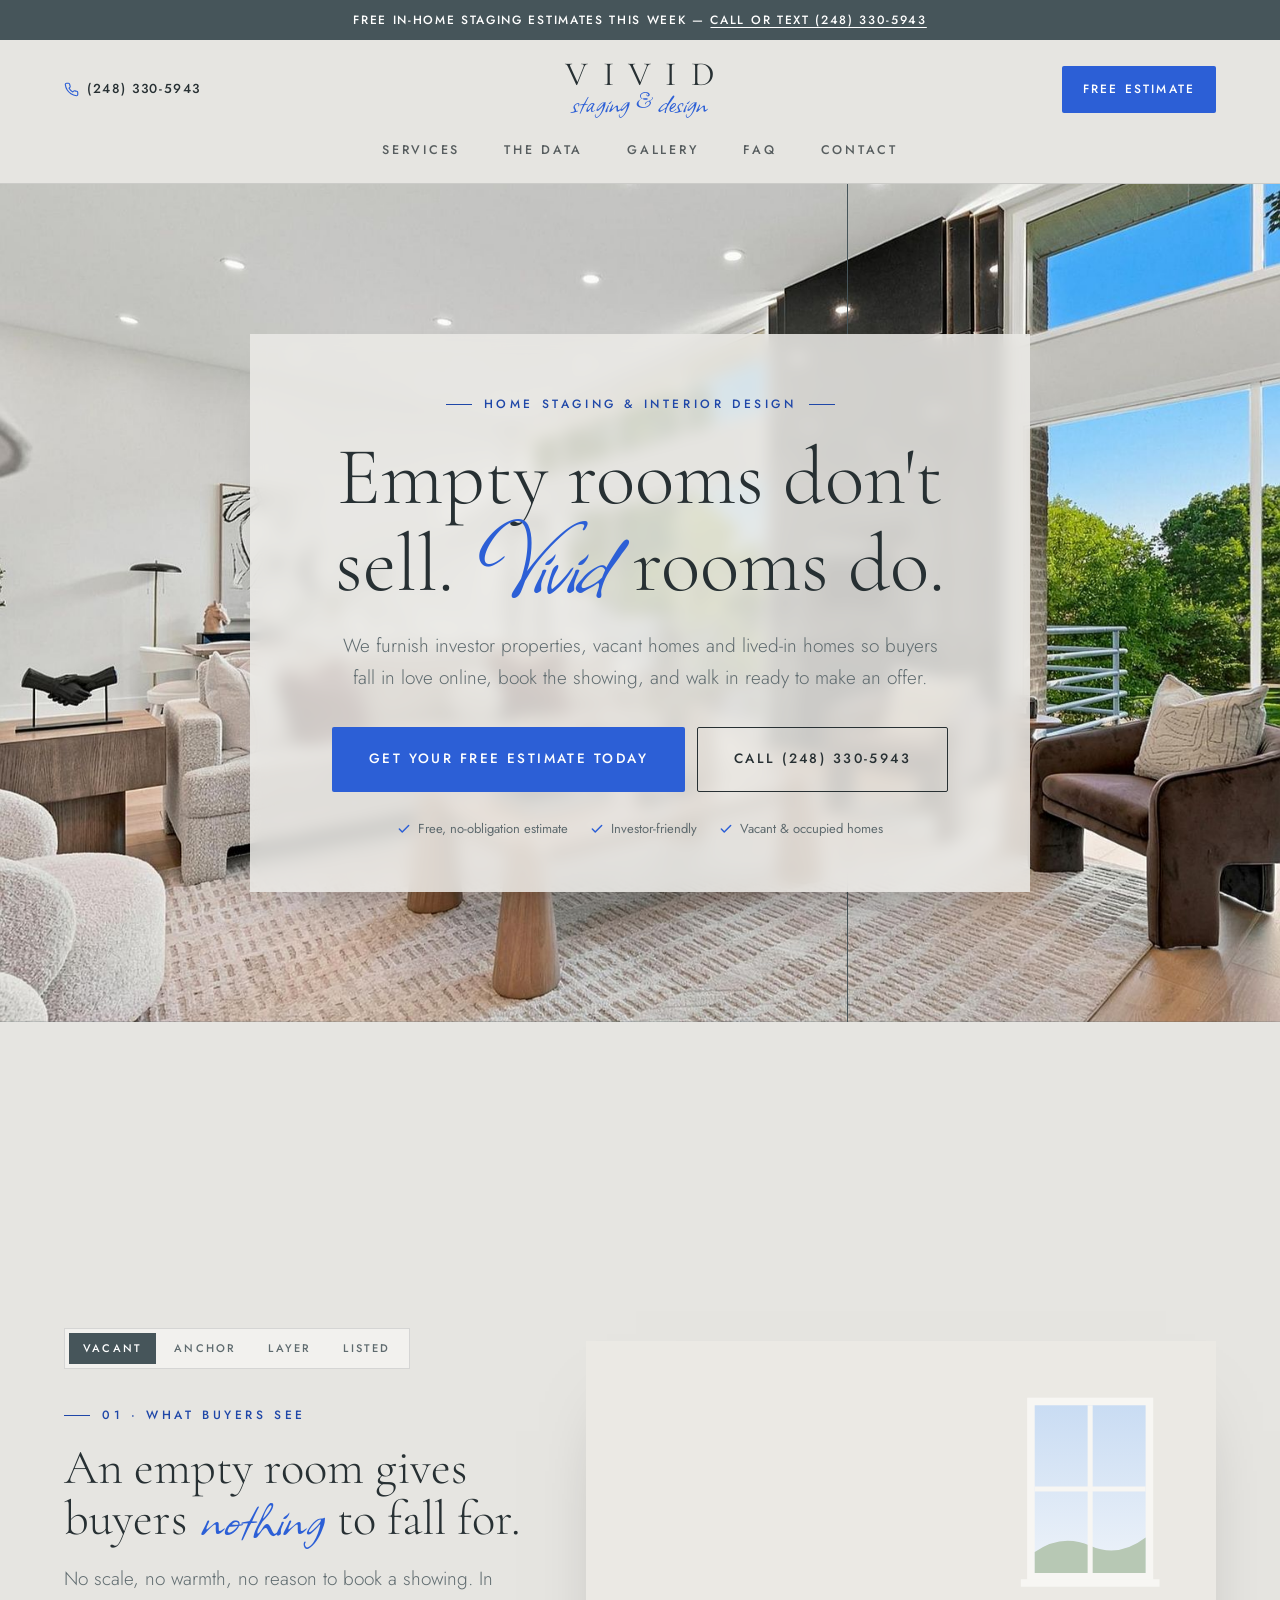
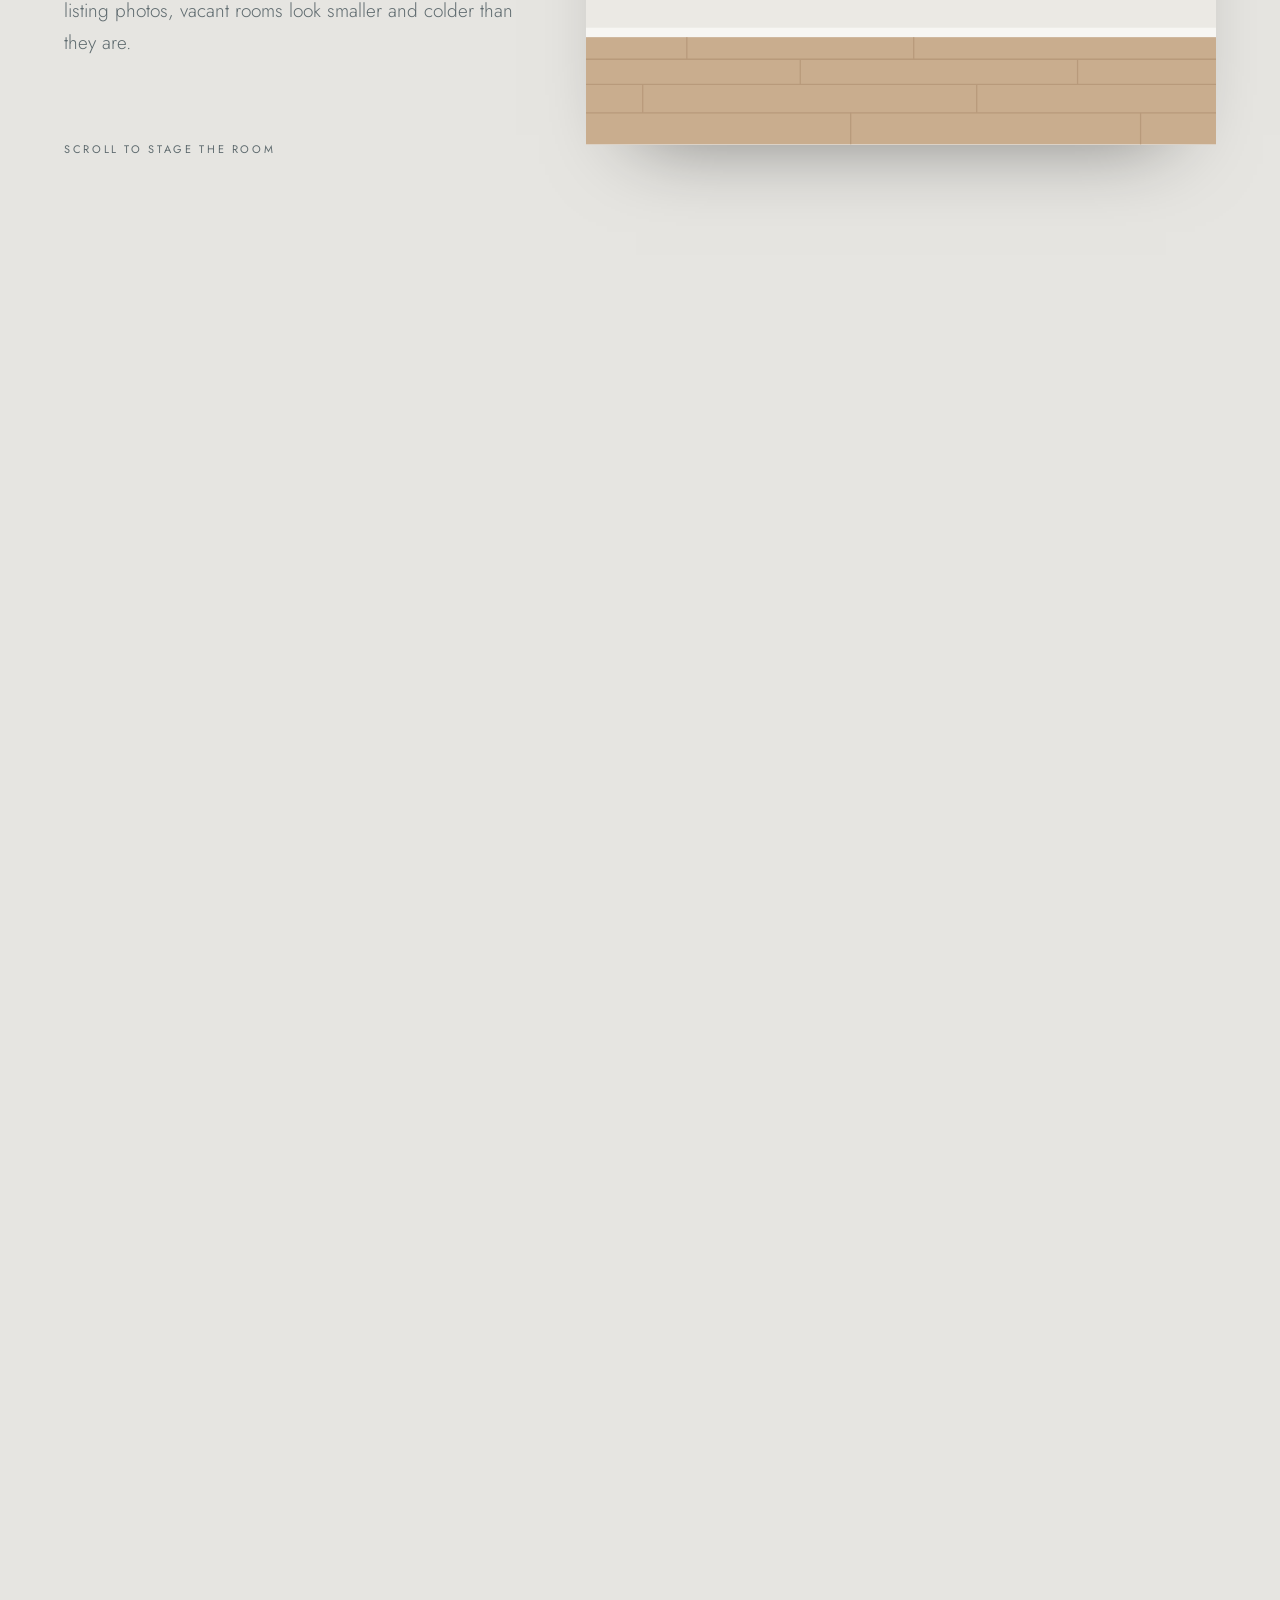
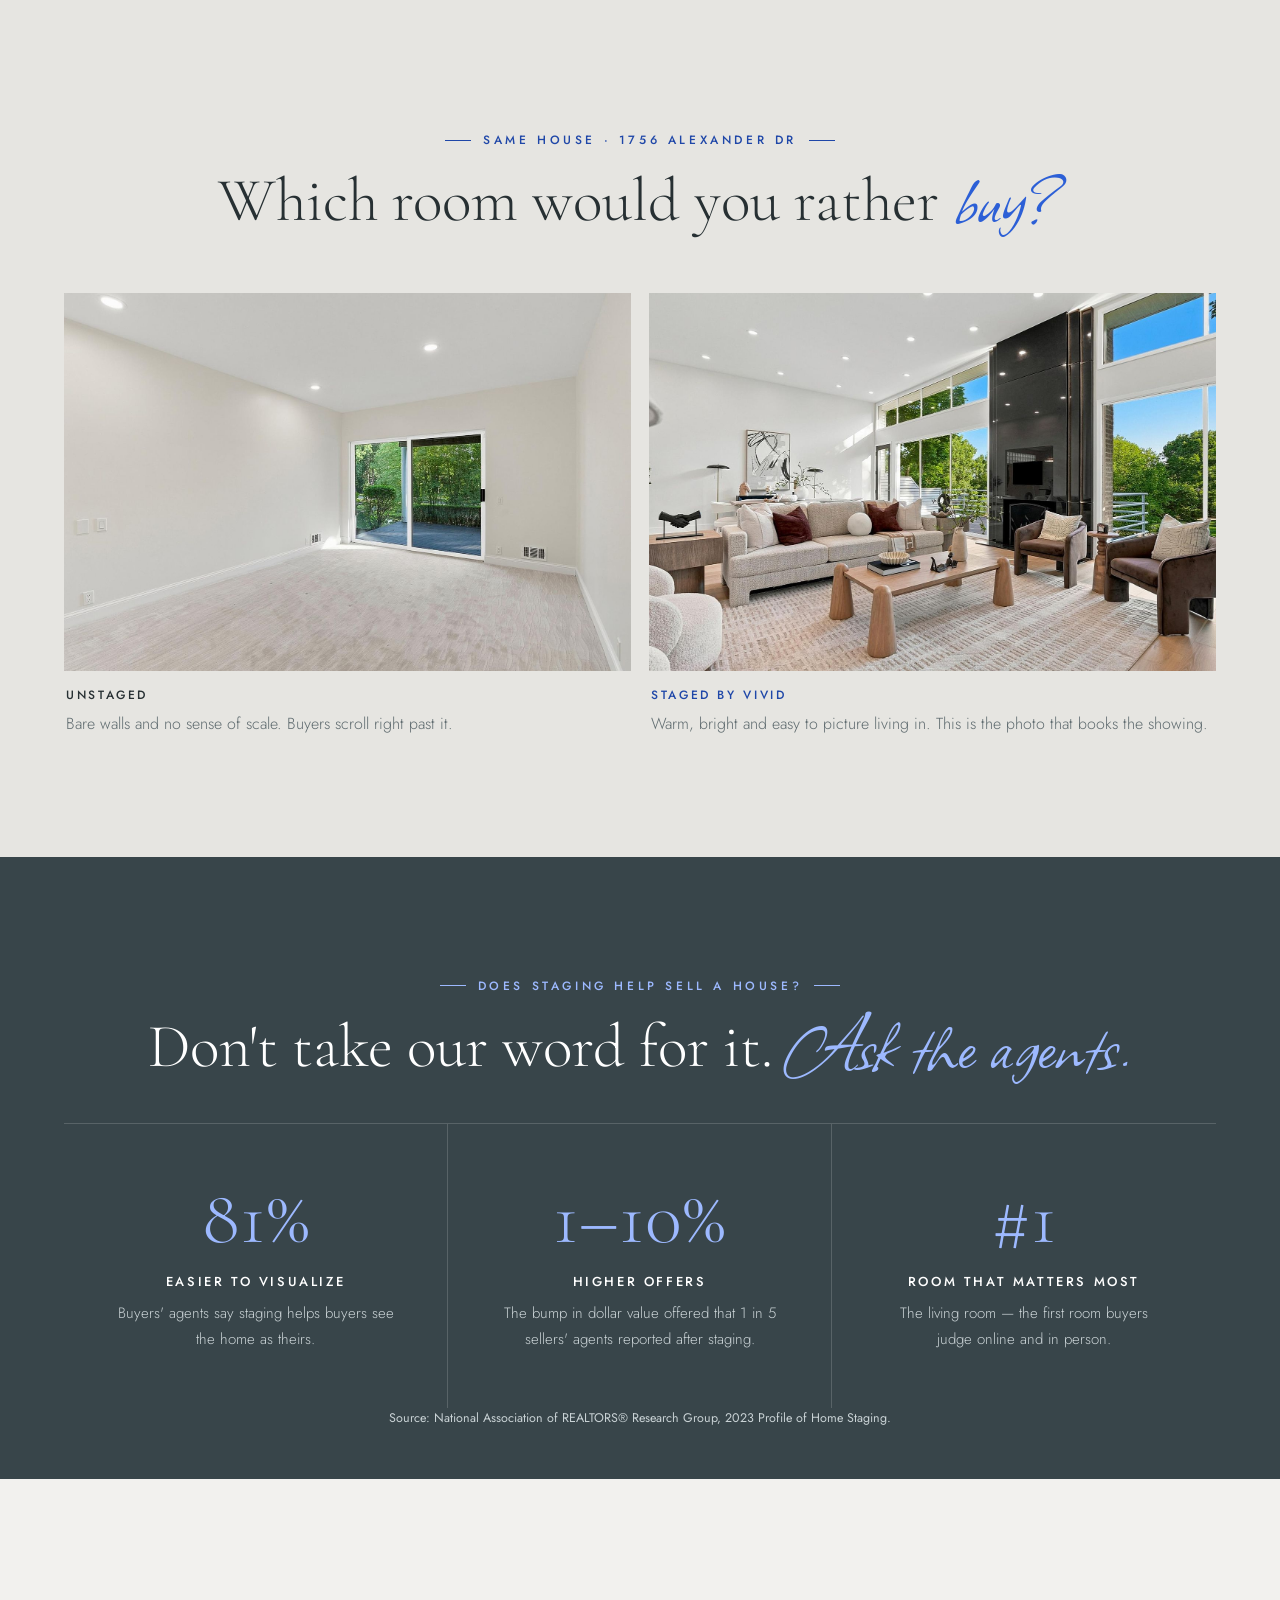
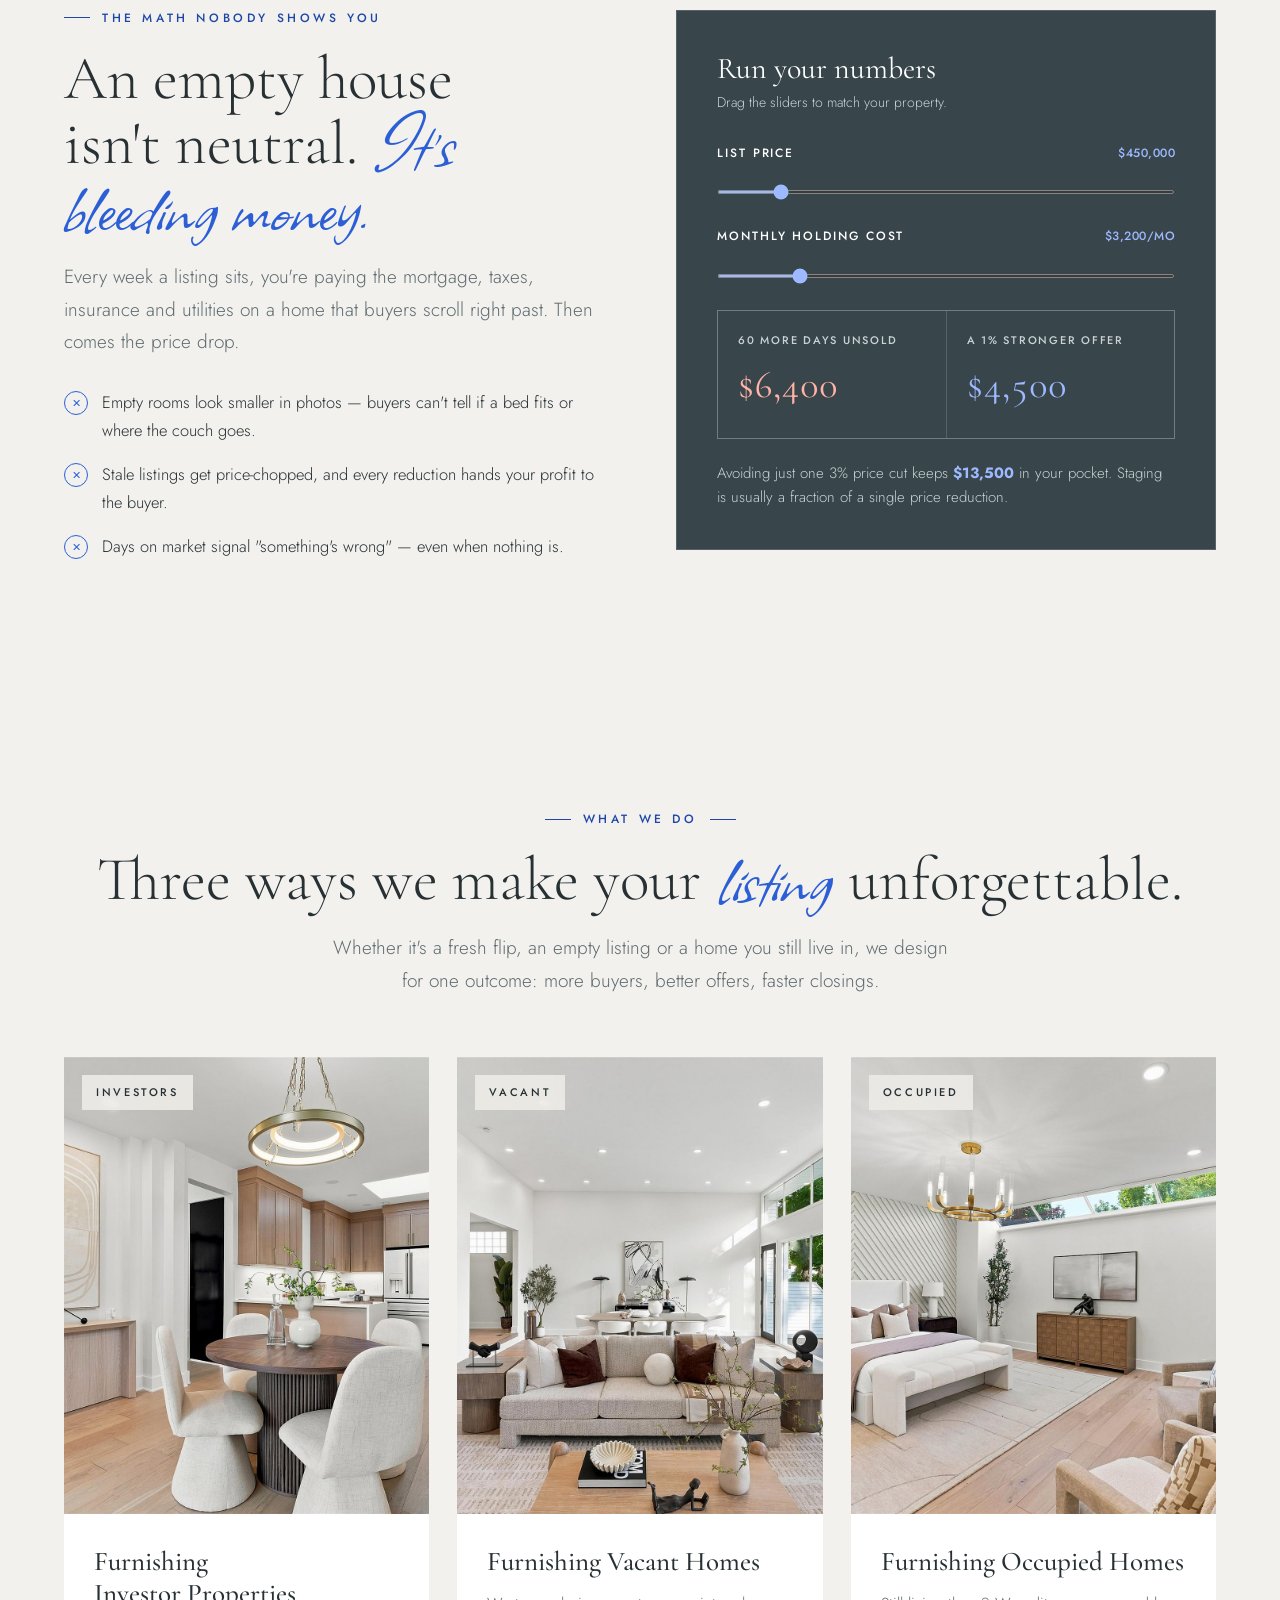
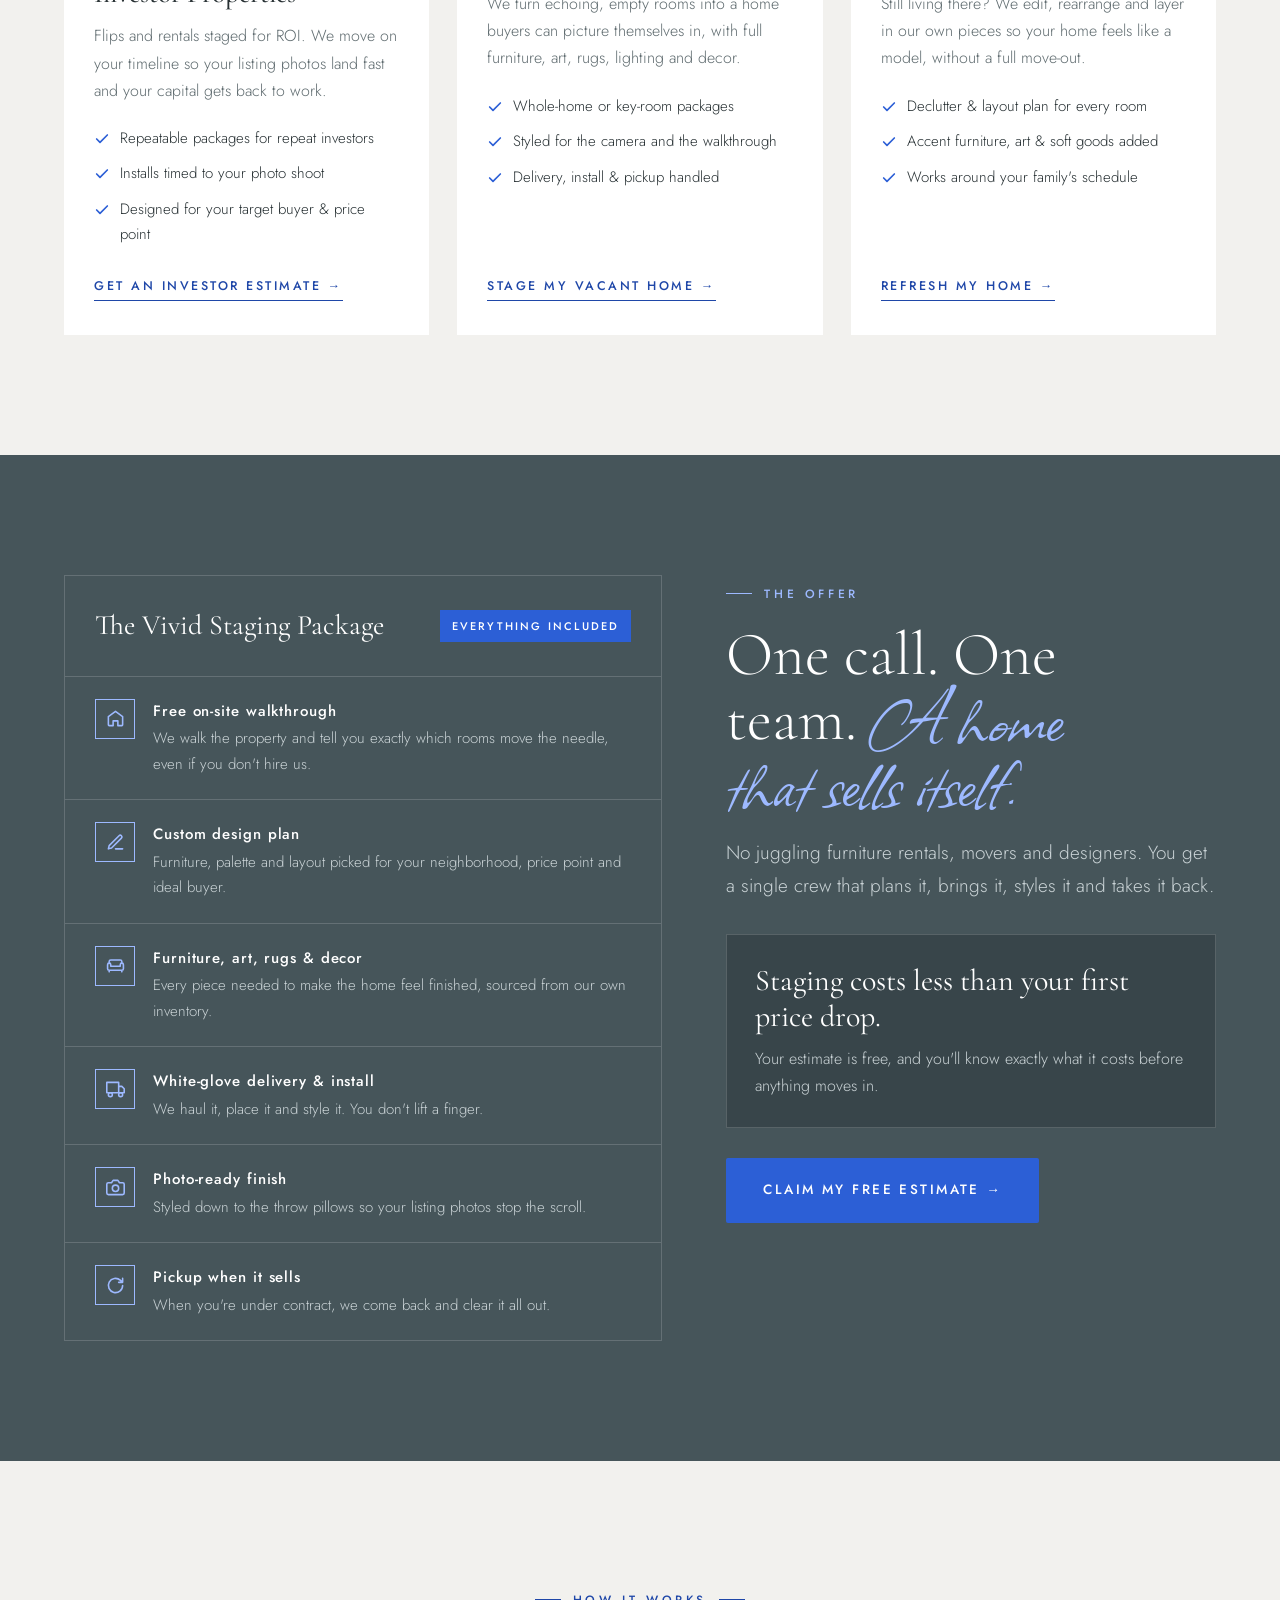
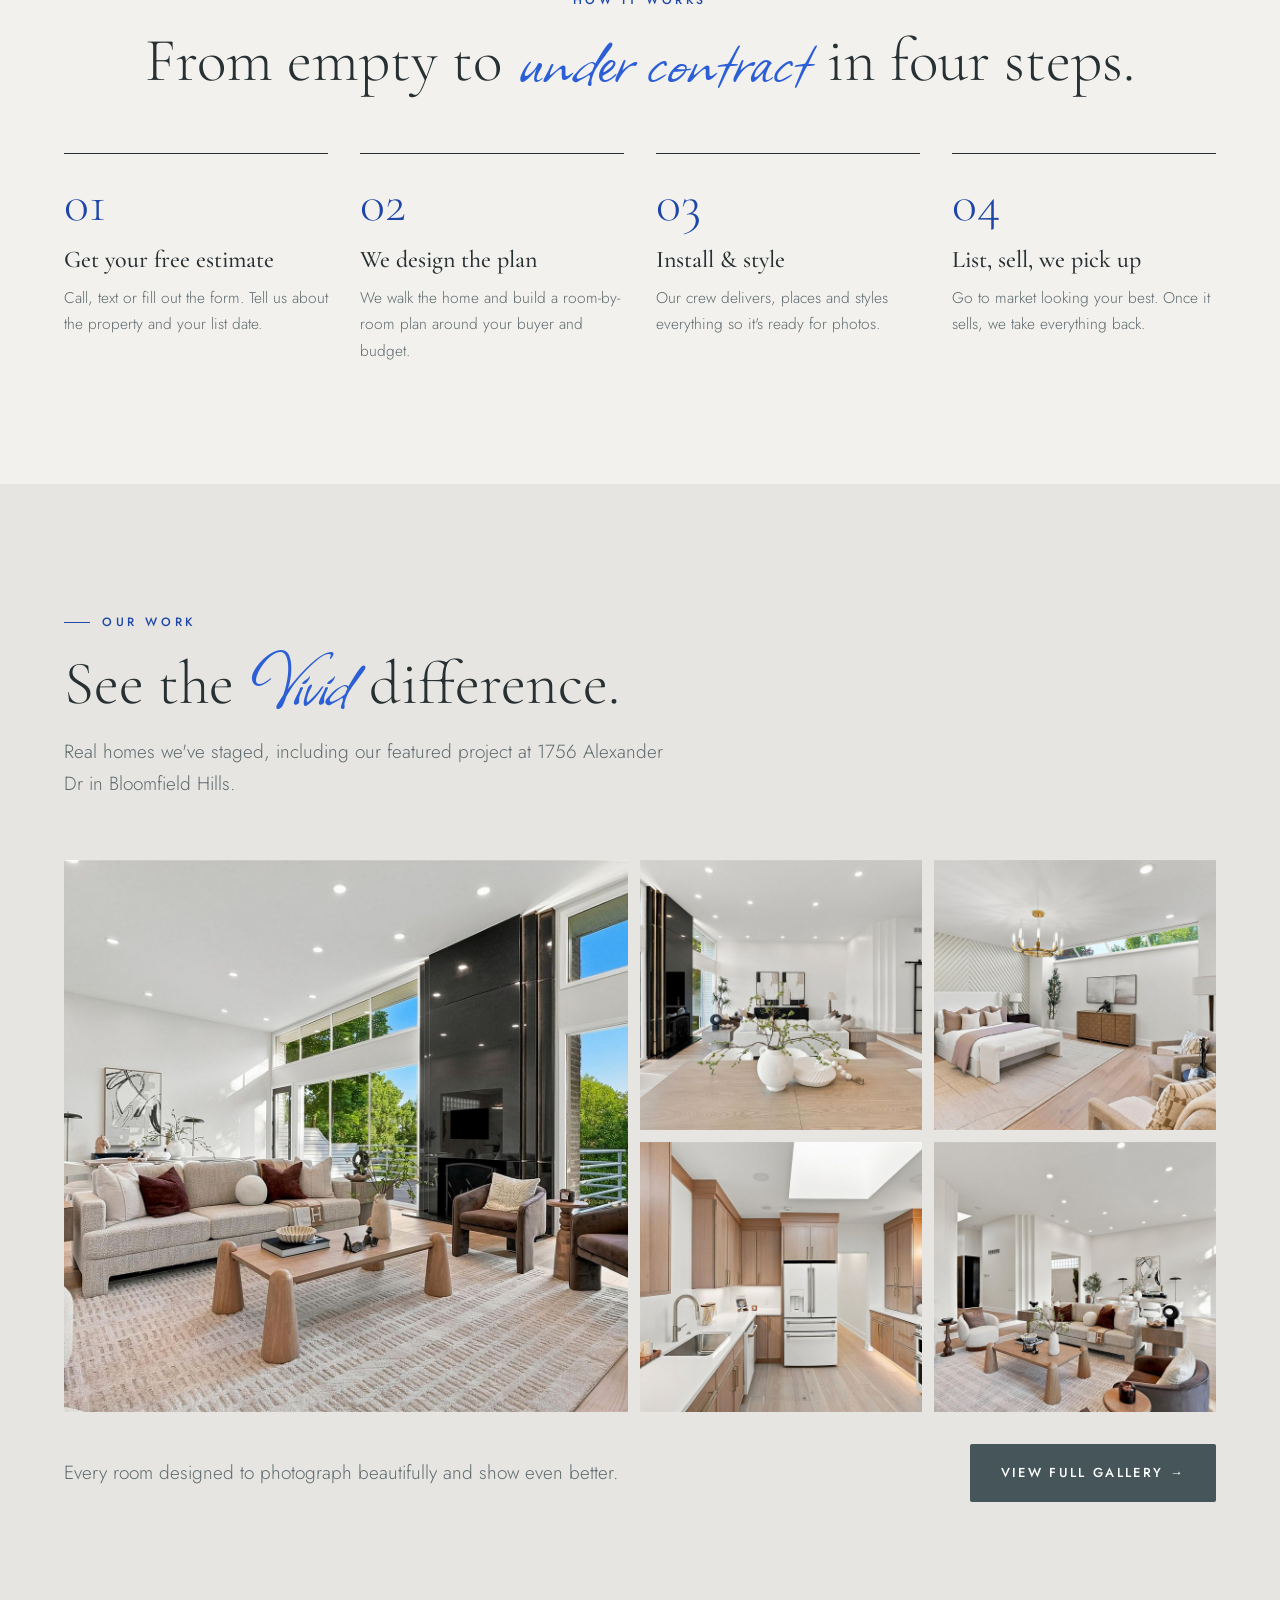
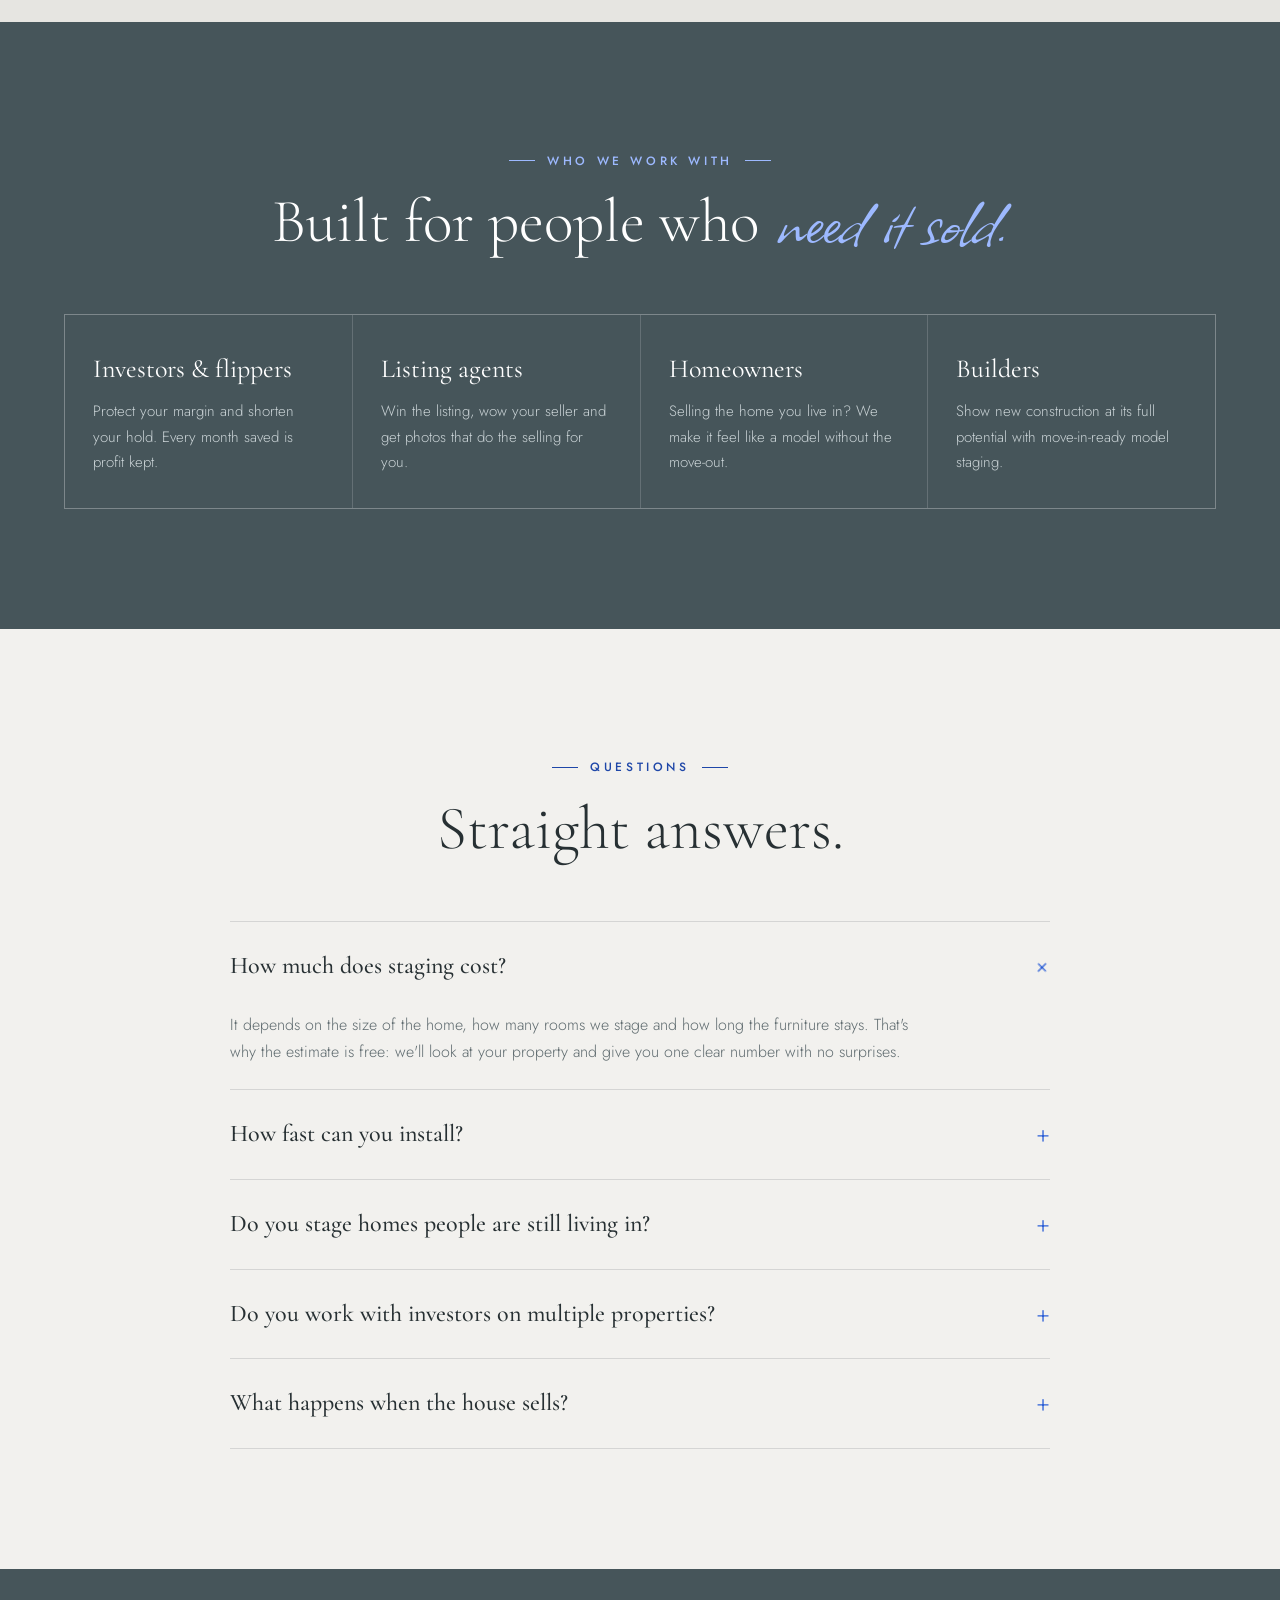
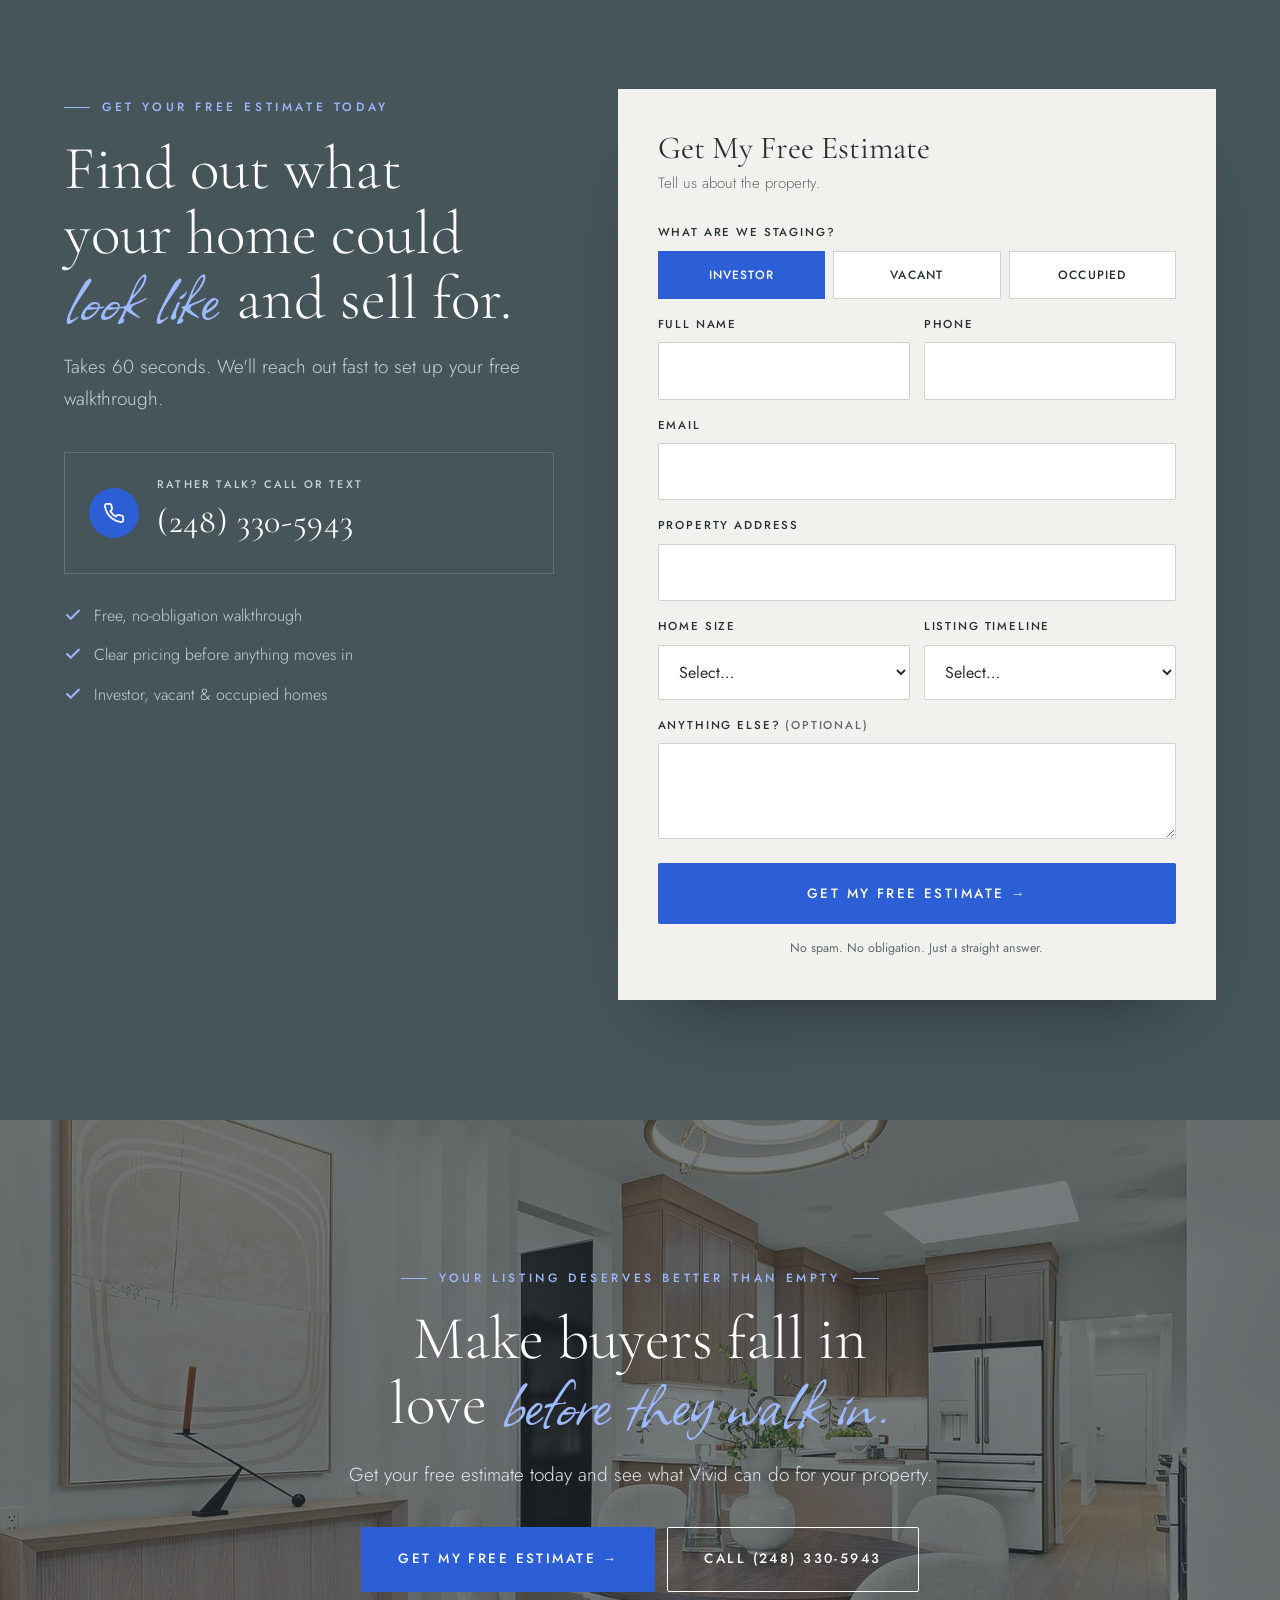
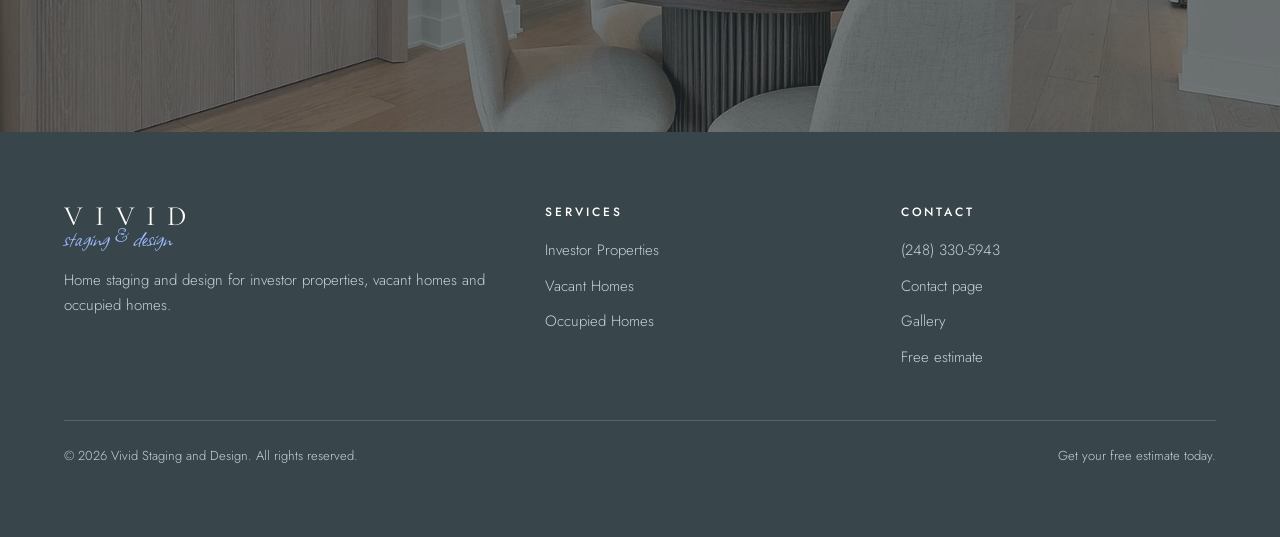
<file: index.html>
<!doctype html>
<html lang="en">
<head>
<meta charset="utf-8">
<meta name="viewport" content="width=device-width, initial-scale=1">
<title>Vivid Staging and Design</title>
<meta name="description" content="Vivid Staging and Design furnishes investor properties, vacant homes and occupied homes so they photograph beautifully, show better and sell faster. Get your free estimate today: (248) 330-5943.">
<meta property="og:title" content="Vivid Staging and Design — Empty rooms don't sell. Vivid rooms do.">
<meta property="og:description" content="Home staging for investors, vacant and occupied homes. Get your free estimate today.">
<meta property="og:image" content="https://vividstaginganddesign.com/img/a-6.jpg">
<link rel="preconnect" href="https://fonts.googleapis.com">
<link rel="preconnect" href="https://fonts.gstatic.com" crossorigin>
<link href="https://fonts.googleapis.com/css2?family=Allison&family=Cormorant+Garamond:ital,wght@0,300;0,400;0,500;1,400&family=Jost:wght@300;400;500;600&display=swap" rel="stylesheet">
<link rel="icon" href="favicon.svg" type="image/svg+xml">
<link rel="stylesheet" href="styles.css">
</head>
<body>

<div class="announce">Free in-home staging estimates this week — <a href="tel:+12483305943">call or text (248) 330-5943</a></div>

<header class="nav">
  <div class="wrap nav-top">
    <a class="nav-phone" href="tel:+12483305943" aria-label="Call (248) 330-5943"><svg viewBox="0 0 24 24" fill="none" stroke="currentColor" stroke-width="1.8" stroke-linecap="round" stroke-linejoin="round"><path d="M22 16.92v3a2 2 0 0 1-2.18 2 19.79 19.79 0 0 1-8.63-3.07 19.5 19.5 0 0 1-6-6 19.79 19.79 0 0 1-3.07-8.67A2 2 0 0 1 4.11 2h3a2 2 0 0 1 2 1.72c.12.96.36 1.9.7 2.81a2 2 0 0 1-.45 2.11L8.09 9.91a16 16 0 0 0 6 6l1.27-1.27a2 2 0 0 1 2.11-.45c.91.34 1.85.58 2.81.7A2 2 0 0 1 22 16.92z"/></svg><span>(248) 330-5943</span></a>
    <a href="index.html" class="logo" aria-label="Vivid Staging and Design home"><b>VIVID</b><small>staging &amp; design</small></a>
    <div class="nav-cta">
      <a class="btn btn-gold" href="#estimate">Free Estimate</a>
      <button class="menu-btn" aria-label="Open menu" aria-expanded="false"><svg viewBox="0 0 24 24" fill="none" stroke="currentColor" stroke-width="1.6" stroke-linecap="round"><path d="M3 7h18M3 12h18M3 17h18"/></svg></button>
    </div>
  </div>
  <nav class="nav-links wrap" aria-label="Main">
    <a href="#services">Services</a>
    <a href="#results">The Data</a>
    <a href="gallery.html">Gallery</a>
    <a href="#faq">FAQ</a>
    <a href="contact.html">Contact</a>
  </nav>
</header>

<!-- HERO -->
<section class="hero">
  <div class="hero-bg"><img src="img/a-6.jpg" alt="Great room staged by Vivid at 1756 Alexander Dr, Bloomfield Hills"></div>
  <div class="wrap hero-inner">
    <div class="hero-box">
      <span class="eyebrow">Home staging &amp; interior design</span>
      <h1>Empty rooms don't sell. <em>Vivid</em> rooms do.</h1>
      <p class="lead">We furnish investor properties, vacant homes and lived-in homes so buyers fall in love online, book the showing, and walk in ready to make an offer.</p>
      <div class="hero-ctas">
        <a class="btn btn-gold btn-lg" href="#estimate">Get your free estimate today</a>
        <a class="btn btn-ghost btn-lg" href="tel:+12483305943">Call (248) 330-5943</a>
      </div>
      <div class="trust-row">
        <span><svg viewBox="0 0 24 24" fill="none" stroke="currentColor" stroke-width="2.5" stroke-linecap="round" stroke-linejoin="round"><path d="M20 6 9 17l-5-5"/></svg>Free, no-obligation estimate</span>
        <span><svg viewBox="0 0 24 24" fill="none" stroke="currentColor" stroke-width="2.5" stroke-linecap="round" stroke-linejoin="round"><path d="M20 6 9 17l-5-5"/></svg>Investor-friendly</span>
        <span><svg viewBox="0 0 24 24" fill="none" stroke="currentColor" stroke-width="2.5" stroke-linecap="round" stroke-linejoin="round"><path d="M20 6 9 17l-5-5"/></svg>Vacant &amp; occupied homes</span>
      </div>
    </div>
  </div>
</section>

<!-- FILM -->
<section class="film" id="stage" aria-label="Watch a room get staged">
  <div class="film-pin">
    <div class="wrap film-grid">
      <div class="film-copy">
        <div class="film-pills" role="tablist" aria-label="Staging steps">
          <button type="button" data-go="0" class="on">Vacant</button>
          <button type="button" data-go="1">Anchor</button>
          <button type="button" data-go="2">Layer</button>
          <button type="button" data-go="3">Listed</button>
        </div>
        <div class="film-steps">
          <div class="film-step on" data-i="0"><span class="eyebrow">01 · What buyers see</span><h2>An empty room gives buyers <em>nothing</em> to fall for.</h2><p class="lead">No scale, no warmth, no reason to book a showing. In listing photos, vacant rooms look smaller and colder than they are.</p></div>
          <div class="film-step" data-i="1"><span class="eyebrow">02 · Anchor the room</span><h2>Start with the pieces that give it a <em>purpose.</em></h2><p class="lead">Sofa, rug and table go in first. Now buyers can tell it's a living room and how much space they really get.</p></div>
          <div class="film-step" data-i="2"><span class="eyebrow">03 · Layer the details</span><h2>Then the details that make it feel like <em>home.</em></h2><p class="lead">Lighting, art, plants and textiles add the warmth that shows up in every listing photo.</p></div>
          <div class="film-step" data-i="3"><span class="eyebrow">04 · Listing-ready</span><h2>Now they can picture <em>themselves</em> living here.</h2><p class="lead">81% of buyers' agents say staging makes it easier for buyers to see a property as their future home.</p><a class="btn btn-gold" href="#estimate">Get your free estimate today</a></div>
        </div>
        <p class="film-hint">Scroll to stage the room</p>
      </div>
      <div class="film-art">
        <svg viewBox="0 0 1000 640" role="img" aria-label="Illustrated living room being furnished step by step">
          <defs>
            <linearGradient id="sky" x1="0" y1="0" x2="0" y2="1"><stop offset="0" stop-color="#c9dcf3"/><stop offset="1" stop-color="#eef3f9"/></linearGradient>
            <radialGradient id="glow"><stop offset="0" stop-color="#fff8e8" stop-opacity=".9"/><stop offset="1" stop-color="#fff8e8" stop-opacity="0"/></radialGradient>
          </defs>
          <rect x="0" y="0" width="1000" height="470" fill="#ebe9e4"/>
          <rect x="0" y="455" width="1000" height="15" fill="#f7f6f3"/>
          <rect x="0" y="470" width="1000" height="170" fill="#c9ad8e"/>
          <g stroke="#b89a7b" stroke-width="2"><line x1="0" y1="505" x2="1000" y2="505"/><line x1="0" y1="545" x2="1000" y2="545"/><line x1="0" y1="590" x2="1000" y2="590"/><line x1="160" y1="470" x2="160" y2="505"/><line x1="520" y1="470" x2="520" y2="505"/><line x1="340" y1="505" x2="340" y2="545"/><line x1="780" y1="505" x2="780" y2="545"/><line x1="90" y1="545" x2="90" y2="590"/><line x1="620" y1="545" x2="620" y2="590"/><line x1="420" y1="590" x2="420" y2="640"/><line x1="880" y1="590" x2="880" y2="640"/></g>
          <rect x="700" y="90" width="200" height="290" fill="#f7f6f3"/>
          <rect x="712" y="102" width="176" height="266" fill="url(#sky)"/>
          <path d="M712 335 Q755 305 800 325 T888 312 V368 H712 Z" fill="#b7c8b4"/>
          <g stroke="#f7f6f3" stroke-width="8"><line x1="800" y1="102" x2="800" y2="368"/><line x1="712" y1="235" x2="888" y2="235"/></g>
          <rect x="690" y="378" width="220" height="12" fill="#f7f6f3"/>

          <g class="g g1">
            <path d="M250 610 L770 610 L722 522 L298 522 Z" fill="#efe9df" stroke="#d9cfbf" stroke-width="2"/>
            <path d="M278 598 L742 598 L706 532 L314 532 Z" fill="none" stroke="#9db0d6" stroke-width="2"/>
            <rect x="290" y="328" width="420" height="112" rx="26" fill="#2e3d55"/>
            <rect x="315" y="344" width="180" height="70" rx="16" fill="#3a4b66"/>
            <rect x="505" y="344" width="180" height="70" rx="16" fill="#3a4b66"/>
            <rect x="268" y="400" width="464" height="72" rx="18" fill="#34445e"/>
            <rect x="252" y="360" width="62" height="112" rx="22" fill="#2a3850"/>
            <rect x="686" y="360" width="62" height="112" rx="22" fill="#2a3850"/>
            <rect x="286" y="470" width="10" height="20" fill="#1f262f"/><rect x="704" y="470" width="10" height="20" fill="#1f262f"/>
            <ellipse cx="510" cy="592" rx="112" ry="8" fill="#000" opacity=".08"/>
            <rect x="440" y="548" width="10" height="38" fill="#6e4f37"/><rect x="570" y="548" width="10" height="38" fill="#6e4f37"/>
            <ellipse cx="510" cy="546" rx="122" ry="22" fill="#8a6446"/>
          </g>

          <g class="g g2">
            <line x1="660" y1="70" x2="940" y2="70" stroke="#2b2f33" stroke-width="4"/>
            <path d="M672 72 h40 v318 q-22 10 -40 0 Z" fill="#e4ded4"/>
            <path d="M888 72 h40 v318 q-20 10 -40 0 Z" fill="#e4ded4"/>
            <rect x="398" y="150" width="204" height="140" fill="#f7f6f3" stroke="#2b2f33" stroke-width="6"/>
            <rect x="500" y="178" width="72" height="88" fill="#d9cdbb"/>
            <circle cx="466" cy="232" r="38" fill="#2c5fd6" opacity=".88"/>
            <path d="M420 270 Q470 240 520 262 T580 258" fill="none" stroke="#2b2f33" stroke-width="3"/>
            <ellipse cx="180" cy="480" rx="30" ry="7" fill="#2b2f33"/>
            <line x1="180" y1="480" x2="180" y2="228" stroke="#2b2f33" stroke-width="4"/>
            <path d="M140 230 L220 230 L205 176 L155 176 Z" fill="#f4efe6" stroke="#d8d0c3" stroke-width="2"/>
            <g transform="rotate(-8 365 400)"><rect x="330" y="372" width="72" height="56" rx="12" fill="#6f8fd8"/></g>
            <g transform="rotate(7 625 400)"><rect x="590" y="372" width="72" height="56" rx="12" fill="#efe7da"/></g>
            <g transform="rotate(-4 545 405)"><rect x="515" y="384" width="56" height="44" rx="10" fill="#2c5fd6"/></g>
            <path d="M688 372 q30 -10 56 0 v82 q-28 9 -56 0 Z" fill="#cfc6b8"/>
            <rect x="470" y="526" width="62" height="10" fill="#2c5fd6"/><rect x="476" y="517" width="50" height="9" fill="#efe7da"/>
            <rect x="548" y="508" width="16" height="28" rx="6" fill="#f7f6f3"/><path d="M556 508 q-6 -24 4 -40 M556 508 q8 -18 16 -26" stroke="#5f7d63" stroke-width="2.5" fill="none"/>
            <rect x="784" y="420" width="62" height="56" rx="6" fill="#d9d4cc"/>
            <g fill="#5f7d63"><ellipse cx="800" cy="372" rx="14" ry="44" transform="rotate(-24 800 372)"/><ellipse cx="830" cy="368" rx="14" ry="46" transform="rotate(20 830 368)"/></g>
            <g fill="#7c9a7f"><ellipse cx="815" cy="350" rx="13" ry="48"/><ellipse cx="786" cy="398" rx="12" ry="34" transform="rotate(-52 786 398)"/><ellipse cx="846" cy="396" rx="12" ry="34" transform="rotate(50 846 396)"/></g>
          </g>

          <g class="g g3">
            <polygon points="712,368 888,368 700,640 330,640" fill="#ffffff" opacity=".2"/>
            <circle cx="180" cy="215" r="110" fill="url(#glow)"/>
            <g fill="none" stroke="#2c5fd6" stroke-width="5"><path d="M24 70 V24 H70"/><path d="M930 24 H976 V70"/><path d="M24 570 V616 H70"/><path d="M930 616 H976 V570"/></g>
            <rect x="40" y="40" width="250" height="40" fill="#2c5fd6"/>
            <text x="58" y="66" fill="#ffffff" font-family="Jost, Arial, sans-serif" font-size="15" font-weight="500" letter-spacing="3">LISTING PHOTO · READY</text>
          </g>
        </svg>
      </div>
    </div>
  </div>
</section>

<!-- COMPARE -->
<section class="compare">
  <div class="wrap">
    <div class="section-head center"><span class="eyebrow">Same house · 1756 Alexander Dr</span><h2>Which room would you rather <em>buy?</em></h2></div>
    <div class="cmp">
      <figure><img src="img/a-empty.jpg" alt="Unstaged room at 1756 Alexander Dr" loading="lazy"><figcaption><b>Unstaged</b>Bare walls and no sense of scale. Buyers scroll right past it.</figcaption></figure>
      <figure><img src="img/a-6.jpg" alt="Great room staged by Vivid at 1756 Alexander Dr" loading="lazy"><figcaption><b>Staged by Vivid</b>Warm, bright and easy to picture living in. This is the photo that books the showing.</figcaption></figure>
    </div>
  </div>
</section>

<!-- STATS -->
<div class="stats" id="results">
  <div class="wrap">
    <div class="section-head center stats-head"><span class="eyebrow">Does staging help sell a house?</span><h2>Don't take our word for it. <em>Ask the agents.</em></h2></div>
    <div class="grid">
      <div class="stat reveal"><div class="num">81%</div><div class="label">Easier to visualize</div><div class="sub">Buyers' agents say staging helps buyers see the home as theirs.</div></div>
      <div class="stat reveal"><div class="num">1–10%</div><div class="label">Higher offers</div><div class="sub">The bump in dollar value offered that 1 in 5 sellers' agents reported after staging.</div></div>
      <div class="stat reveal"><div class="num">#1</div><div class="label">Room that matters most</div><div class="sub">The living room — the first room buyers judge online and in person.</div></div>
    </div>
    <p class="source">Source: National Association of REALTORS® Research Group, 2023 Profile of Home Staging.</p>
  </div>
</div>

<!-- THE MATH -->
<section class="ivory math-sec">
  <div class="wrap math">
    <div class="reveal">
      <span class="eyebrow">The math nobody shows you</span>
      <h2>An empty house isn't neutral. <em>It's bleeding money.</em></h2>
      <p class="lead">Every week a listing sits, you're paying the mortgage, taxes, insurance and utilities on a home that buyers scroll right past. Then comes the price drop.</p>
      <ul>
        <li><span class="x">✕</span><span>Empty rooms look smaller in photos — buyers can't tell if a bed fits or where the couch goes.</span></li>
        <li><span class="x">✕</span><span>Stale listings get price-chopped, and every reduction hands your profit to the buyer.</span></li>
        <li><span class="x">✕</span><span>Days on market signal "something's wrong" — even when nothing is.</span></li>
      </ul>
    </div>
    <div class="calc reveal">
      <h3>Run your numbers</h3>
      <p class="hint">Drag the sliders to match your property.</p>
      <div class="field">
        <label for="price">List price <output id="priceOut">$450,000</output></label>
        <input type="range" id="price" min="150000" max="2500000" step="10000" value="450000">
      </div>
      <div class="field">
        <label for="carry">Monthly holding cost <output id="carryOut">$3,200/mo</output></label>
        <input type="range" id="carry" min="800" max="15000" step="100" value="3200">
      </div>
      <div class="calc-out">
        <div class="bad"><span>60 more days unsold</span><b id="cost60">$6,400</b></div>
        <div class="good"><span>A 1% stronger offer</span><b id="onePct">$4,500</b></div>
      </div>
      <p class="calc-note">Avoiding just one 3% price cut keeps <b id="threePct" style="color:var(--gold-2)">$13,500</b> in your pocket. Staging is usually a fraction of a single price reduction.</p>
    </div>
  </div>
</section>

<!-- SERVICES -->
<section id="services" class="ivory">
  <div class="wrap">
    <div class="section-head center reveal">
      <span class="eyebrow">What we do</span>
      <h2>Three ways we make your <em>listing</em> unforgettable.</h2>
      <p class="lead">Whether it's a fresh flip, an empty listing or a home you still live in, we design for one outcome: more buyers, better offers, faster closings.</p>
    </div>
    <div class="services">
      <article class="svc reveal">
        <div class="svc-img"><img src="img/a-11.jpg" alt="Staged kitchen and dining area" loading="lazy"><span class="svc-tag">Investors</span></div>
        <div class="svc-body">
          <h3>Furnishing Investor Properties</h3>
          <p>Flips and rentals staged for ROI. We move on your timeline so your listing photos land fast and your capital gets back to work.</p>
          <ul>
            <li><svg viewBox="0 0 24 24" fill="none" stroke="currentColor" stroke-width="2.5" stroke-linecap="round" stroke-linejoin="round"><path d="M20 6 9 17l-5-5"/></svg>Repeatable packages for repeat investors</li>
            <li><svg viewBox="0 0 24 24" fill="none" stroke="currentColor" stroke-width="2.5" stroke-linecap="round" stroke-linejoin="round"><path d="M20 6 9 17l-5-5"/></svg>Installs timed to your photo shoot</li>
            <li><svg viewBox="0 0 24 24" fill="none" stroke="currentColor" stroke-width="2.5" stroke-linecap="round" stroke-linejoin="round"><path d="M20 6 9 17l-5-5"/></svg>Designed for your target buyer &amp; price point</li>
          </ul>
          <a class="more" href="#estimate">Get an investor estimate →</a>
        </div>
      </article>
      <article class="svc reveal">
        <div class="svc-img"><img src="img/a-7.jpg" alt="Vacant home furnished with modern staging" loading="lazy"><span class="svc-tag">Vacant</span></div>
        <div class="svc-body">
          <h3>Furnishing Vacant Homes</h3>
          <p>We turn echoing, empty rooms into a home buyers can picture themselves in, with full furniture, art, rugs, lighting and decor.</p>
          <ul>
            <li><svg viewBox="0 0 24 24" fill="none" stroke="currentColor" stroke-width="2.5" stroke-linecap="round" stroke-linejoin="round"><path d="M20 6 9 17l-5-5"/></svg>Whole-home or key-room packages</li>
            <li><svg viewBox="0 0 24 24" fill="none" stroke="currentColor" stroke-width="2.5" stroke-linecap="round" stroke-linejoin="round"><path d="M20 6 9 17l-5-5"/></svg>Styled for the camera and the walkthrough</li>
            <li><svg viewBox="0 0 24 24" fill="none" stroke="currentColor" stroke-width="2.5" stroke-linecap="round" stroke-linejoin="round"><path d="M20 6 9 17l-5-5"/></svg>Delivery, install &amp; pickup handled</li>
          </ul>
          <a class="more" href="#estimate">Stage my vacant home →</a>
        </div>
      </article>
      <article class="svc reveal">
        <div class="svc-img"><img src="img/a-17.jpg" alt="Bedroom refreshed with staging" loading="lazy"><span class="svc-tag">Occupied</span></div>
        <div class="svc-body">
          <h3>Furnishing Occupied Homes</h3>
          <p>Still living there? We edit, rearrange and layer in our own pieces so your home feels like a model, without a full move-out.</p>
          <ul>
            <li><svg viewBox="0 0 24 24" fill="none" stroke="currentColor" stroke-width="2.5" stroke-linecap="round" stroke-linejoin="round"><path d="M20 6 9 17l-5-5"/></svg>Declutter &amp; layout plan for every room</li>
            <li><svg viewBox="0 0 24 24" fill="none" stroke="currentColor" stroke-width="2.5" stroke-linecap="round" stroke-linejoin="round"><path d="M20 6 9 17l-5-5"/></svg>Accent furniture, art &amp; soft goods added</li>
            <li><svg viewBox="0 0 24 24" fill="none" stroke="currentColor" stroke-width="2.5" stroke-linecap="round" stroke-linejoin="round"><path d="M20 6 9 17l-5-5"/></svg>Works around your family's schedule</li>
          </ul>
          <a class="more" href="#estimate">Refresh my home →</a>
        </div>
      </article>
    </div>
  </div>
</section>

<!-- OFFER STACK -->
<section class="dark">
  <div class="wrap offer">
    <div class="stack reveal">
      <div class="stack-head"><b>The Vivid Staging Package</b><span>Everything included</span></div>
      <div class="stack-row"><div class="ic"><svg viewBox="0 0 24 24" fill="none" stroke="currentColor" stroke-width="2" stroke-linecap="round" stroke-linejoin="round"><path d="M3 9.5 12 3l9 6.5V20a1 1 0 0 1-1 1h-5v-6H9v6H4a1 1 0 0 1-1-1z"/></svg></div><div><h4>Free on-site walkthrough</h4><p>We walk the property and tell you exactly which rooms move the needle, even if you don't hire us.</p></div></div>
      <div class="stack-row"><div class="ic"><svg viewBox="0 0 24 24" fill="none" stroke="currentColor" stroke-width="2" stroke-linecap="round" stroke-linejoin="round"><path d="M12 20h9M16.5 3.5a2.1 2.1 0 0 1 3 3L7 19l-4 1 1-4z"/></svg></div><div><h4>Custom design plan</h4><p>Furniture, palette and layout picked for your neighborhood, price point and ideal buyer.</p></div></div>
      <div class="stack-row"><div class="ic"><svg viewBox="0 0 24 24" fill="none" stroke="currentColor" stroke-width="2" stroke-linecap="round" stroke-linejoin="round"><path d="M20 9V7a2 2 0 0 0-2-2H6a2 2 0 0 0-2 2v2M2 11v5a2 2 0 0 0 2 2h16a2 2 0 0 0 2-2v-5a2 2 0 0 0-4 0v2H6v-2a2 2 0 0 0-4 0zM4 18v2M20 18v2"/></svg></div><div><h4>Furniture, art, rugs &amp; decor</h4><p>Every piece needed to make the home feel finished, sourced from our own inventory.</p></div></div>
      <div class="stack-row"><div class="ic"><svg viewBox="0 0 24 24" fill="none" stroke="currentColor" stroke-width="2" stroke-linecap="round" stroke-linejoin="round"><path d="M1 3h15v13H1zM16 8h4l3 3v5h-7z"/><circle cx="5.5" cy="18.5" r="2.5"/><circle cx="18.5" cy="18.5" r="2.5"/></svg></div><div><h4>White-glove delivery &amp; install</h4><p>We haul it, place it and style it. You don't lift a finger.</p></div></div>
      <div class="stack-row"><div class="ic"><svg viewBox="0 0 24 24" fill="none" stroke="currentColor" stroke-width="2" stroke-linecap="round" stroke-linejoin="round"><path d="M23 19a2 2 0 0 1-2 2H3a2 2 0 0 1-2-2V8a2 2 0 0 1 2-2h4l2-3h6l2 3h4a2 2 0 0 1 2 2z"/><circle cx="12" cy="13" r="4"/></svg></div><div><h4>Photo-ready finish</h4><p>Styled down to the throw pillows so your listing photos stop the scroll.</p></div></div>
      <div class="stack-row"><div class="ic"><svg viewBox="0 0 24 24" fill="none" stroke="currentColor" stroke-width="2" stroke-linecap="round" stroke-linejoin="round"><path d="M21 12a9 9 0 1 1-3-6.7L21 8M21 3v5h-5"/></svg></div><div><h4>Pickup when it sells</h4><p>When you're under contract, we come back and clear it all out.</p></div></div>
    </div>
    <div class="offer-side reveal">
      <span class="eyebrow">The offer</span>
      <h2>One call. One team. <em>A home that sells itself.</em></h2>
      <p class="lead">No juggling furniture rentals, movers and designers. You get a single crew that plans it, brings it, styles it and takes it back.</p>
      <div class="callout">
        <b>Staging costs less than your first price drop.</b>
        <p>Your estimate is free, and you'll know exactly what it costs before anything moves in.</p>
      </div>
      <a class="btn btn-gold btn-lg" href="#estimate">Claim My Free Estimate →</a>
    </div>
  </div>
</section>

<!-- PROCESS -->
<section class="ivory">
  <div class="wrap">
    <div class="section-head center reveal">
      <span class="eyebrow">How it works</span>
      <h2>From empty to <em>under contract</em> in four steps.</h2>
    </div>
    <div class="steps">
      <div class="step reveal"><h3>Get your free estimate</h3><p>Call, text or fill out the form. Tell us about the property and your list date.</p></div>
      <div class="step reveal"><h3>We design the plan</h3><p>We walk the home and build a room-by-room plan around your buyer and budget.</p></div>
      <div class="step reveal"><h3>Install &amp; style</h3><p>Our crew delivers, places and styles everything so it's ready for photos.</p></div>
      <div class="step reveal"><h3>List, sell, we pick up</h3><p>Go to market looking your best. Once it sells, we take everything back.</p></div>
    </div>
  </div>
</section>

<!-- GALLERY TEASER -->
<section>
  <div class="wrap">
    <div class="section-head reveal">
      <span class="eyebrow">Our work</span>
      <h2>See the <em>Vivid</em> difference.</h2>
      <p class="lead">Real homes we've staged, including our featured project at 1756 Alexander Dr in Bloomfield Hills.</p>
    </div>
    <div class="teaser reveal">
      <a href="gallery.html"><img src="img/a-6.jpg" alt="Staged great room at 1756 Alexander Dr, Bloomfield Hills" loading="lazy"></a>
      <a href="gallery.html"><img src="img/a-5.jpg" alt="Staged living room" loading="lazy"></a>
      <a href="gallery.html"><img src="img/a-17.jpg" alt="Staged bedroom" loading="lazy"></a>
      <a href="gallery.html"><img src="img/a-12.jpg" alt="Kitchen" loading="lazy"></a>
      <a href="gallery.html"><img src="img/a-8.jpg" alt="Staged living room" loading="lazy"></a>
    </div>
    <div class="teaser-foot">
      <p class="lead" style="margin:0">Every room designed to photograph beautifully and show even better.</p>
      <a class="btn btn-dark" href="gallery.html">View Full Gallery →</a>
    </div>
  </div>
</section>

<!-- WHO -->
<section class="dark">
  <div class="wrap">
    <div class="section-head center reveal">
      <span class="eyebrow">Who we work with</span>
      <h2>Built for people who <em>need it sold.</em></h2>
    </div>
    <div class="who">
      <div class="reveal"><b>Investors &amp; flippers</b><p>Protect your margin and shorten your hold. Every month saved is profit kept.</p></div>
      <div class="reveal"><b>Listing agents</b><p>Win the listing, wow your seller and get photos that do the selling for you.</p></div>
      <div class="reveal"><b>Homeowners</b><p>Selling the home you live in? We make it feel like a model without the move-out.</p></div>
      <div class="reveal"><b>Builders</b><p>Show new construction at its full potential with move-in-ready model staging.</p></div>
    </div>
  </div>
</section>

<!-- FAQ -->
<section id="faq" class="ivory">
  <div class="wrap">
    <div class="section-head center reveal">
      <span class="eyebrow">Questions</span>
      <h2>Straight answers.</h2>
    </div>
    <div class="faq reveal">
      <details open><summary>How much does staging cost?</summary><p>It depends on the size of the home, how many rooms we stage and how long the furniture stays. That's why the estimate is free: we'll look at your property and give you one clear number with no surprises.</p></details>
      <details><summary>How fast can you install?</summary><p>We work around your list date and photo shoot. Call or text us as soon as you know your timeline and we'll lock in your install.</p></details>
      <details><summary>Do you stage homes people are still living in?</summary><p>Yes. For occupied homes we declutter, rearrange and bring in accent furniture, art and decor to make your space feel like a model, without you moving out.</p></details>
      <details><summary>Do you work with investors on multiple properties?</summary><p>Absolutely. Investor properties are a core part of what we do. Ask about repeat-investor packages when you request your estimate.</p></details>
      <details><summary>What happens when the house sells?</summary><p>Once you're under contract, we schedule a pickup and remove everything we brought in. Nothing left for you to deal with.</p></details>
    </div>
  </div>
</section>

<!-- ESTIMATE -->
<section id="estimate" class="dark">
  <div class="wrap estimate">
    <div class="estimate-copy reveal">
      <span class="eyebrow">Get your free estimate today</span>
      <h2>Find out what your home could <em>look like</em> and sell for.</h2>
      <p class="lead">Takes 60 seconds. We'll reach out fast to set up your free walkthrough.</p>
      <a class="phone-big" href="tel:+12483305943">
        <span class="ic"><svg viewBox="0 0 24 24" fill="none" stroke="currentColor" stroke-width="2" stroke-linecap="round" stroke-linejoin="round"><path d="M22 16.92v3a2 2 0 0 1-2.18 2 19.79 19.79 0 0 1-8.63-3.07 19.5 19.5 0 0 1-6-6 19.79 19.79 0 0 1-3.07-8.67A2 2 0 0 1 4.11 2h3a2 2 0 0 1 2 1.72c.12.96.36 1.9.7 2.81a2 2 0 0 1-.45 2.11L8.09 9.91a16 16 0 0 0 6 6l1.27-1.27a2 2 0 0 1 2.11-.45c.91.34 1.85.58 2.81.7A2 2 0 0 1 22 16.92z"/></svg></span>
        <span><small>Rather talk? Call or text</small><b>(248) 330-5943</b></span>
      </a>
      <ul class="checks">
        <li><svg viewBox="0 0 24 24" fill="none" stroke="currentColor" stroke-width="2.5" stroke-linecap="round" stroke-linejoin="round"><path d="M20 6 9 17l-5-5"/></svg>Free, no-obligation walkthrough</li>
        <li><svg viewBox="0 0 24 24" fill="none" stroke="currentColor" stroke-width="2.5" stroke-linecap="round" stroke-linejoin="round"><path d="M20 6 9 17l-5-5"/></svg>Clear pricing before anything moves in</li>
        <li><svg viewBox="0 0 24 24" fill="none" stroke="currentColor" stroke-width="2.5" stroke-linecap="round" stroke-linejoin="round"><path d="M20 6 9 17l-5-5"/></svg>Investor, vacant &amp; occupied homes</li>
      </ul>
    </div>
    <form class="card estimate-form reveal" novalidate>
      <div class="form-body">
        <h3>Get My Free Estimate</h3>
        <p class="hint">Tell us about the property.</p>
        <div class="f">
          <label>What are we staging?</label>
          <div class="pills">
            <label><input type="radio" name="type" value="Investor property" required checked><span>Investor</span></label>
            <label><input type="radio" name="type" value="Vacant home"><span>Vacant</span></label>
            <label><input type="radio" name="type" value="Occupied home"><span>Occupied</span></label>
          </div>
        </div>
        <div class="row">
          <div class="f"><label for="name">Full name</label><input id="name" name="name" autocomplete="name" required></div>
          <div class="f"><label for="phone">Phone</label><input id="phone" name="phone" type="tel" autocomplete="tel" required></div>
        </div>
        <div class="f"><label for="email">Email</label><input id="email" name="email" type="email" autocomplete="email"></div>
        <div class="f"><label for="address">Property address</label><input id="address" name="address" autocomplete="street-address" required></div>
        <div class="row">
          <div class="f"><label for="size">Home size</label><select id="size" name="size"><option value="">Select…</option><option>Under 1,500 sq ft</option><option>1,500–2,500 sq ft</option><option>2,500–4,000 sq ft</option><option>4,000+ sq ft</option></select></div>
          <div class="f"><label for="timeline">Listing timeline</label><select id="timeline" name="timeline"><option value="">Select…</option><option>ASAP / this week</option><option>Within 2 weeks</option><option>Within 30 days</option><option>Just planning</option></select></div>
        </div>
        <div class="f"><label for="notes">Anything else? <span style="color:var(--muted);font-weight:500">(optional)</span></label><textarea id="notes" name="notes"></textarea></div>
        <button class="btn btn-gold btn-lg btn-block" type="submit">Get My Free Estimate →</button>
        <p class="form-fine">No spam. No obligation. Just a straight answer.</p>
      </div>
      <div class="thanks">
        <div class="ok"><svg viewBox="0 0 24 24" fill="none" stroke="currentColor" stroke-width="3" stroke-linecap="round" stroke-linejoin="round"><path d="M20 6 9 17l-5-5"/></svg></div>
        <h3>Your request is ready</h3>
        <p>Text it to us at <b style="color:var(--text)">(248) 330-5943</b>. Tap below to open it in Messages, or copy it and paste it into any text.</p>
        <pre class="req" id="reqText"></pre>
        <a class="btn btn-gold btn-block sms-send" href="sms:+12483305943">Open in Messages</a>
        <button type="button" class="btn btn-dark btn-block copy-req">Copy My Request</button>
        <a class="btn btn-ghost btn-block" style="color:var(--text)" href="tel:+12483305943">Or call (248) 330-5943</a>
      </div>
    </form>
  </div>
</section>

<!-- FINAL BAND -->
<section class="band">
  <img src="img/a-11.jpg" alt="" loading="lazy">
  <div class="wrap">
    <span class="eyebrow">Your listing deserves better than empty</span>
    <h2>Make buyers fall in love <em>before they walk in.</em></h2>
    <p class="lead" style="margin-left:auto;margin-right:auto">Get your free estimate today and see what Vivid can do for your property.</p>
    <div class="hero-ctas">
      <a class="btn btn-gold btn-lg" href="#estimate">Get My Free Estimate →</a>
      <a class="btn btn-ghost btn-lg" href="tel:+12483305943">Call (248) 330-5943</a>
    </div>
  </div>
</section>

<footer>
  <div class="wrap">
    <div class="grid">
      <div>
        <a href="index.html" class="logo"><b>VIVID</b><small>staging &amp; design</small></a>
        <p>Home staging and design for investor properties, vacant homes and occupied homes.</p>
      </div>
      <div>
        <h5>Services</h5>
        <ul><li><a href="#services">Investor Properties</a></li><li><a href="#services">Vacant Homes</a></li><li><a href="#services">Occupied Homes</a></li></ul>
      </div>
      <div>
        <h5>Contact</h5>
        <ul><li><a href="tel:+12483305943">(248) 330-5943</a></li><li><a href="contact.html">Contact page</a></li><li><a href="gallery.html">Gallery</a></li><li><a href="#estimate">Free estimate</a></li></ul>
      </div>
    </div>
    <div class="copy"><span>© <span class="year">2026</span> Vivid Staging and Design. All rights reserved.</span><span>Get your free estimate today.</span></div>
  </div>
</footer>

<div class="mobile-cta">
  <a class="btn btn-ghost" href="tel:+12483305943">Call Now</a>
  <a class="btn btn-gold" href="#estimate">Free Estimate</a>
</div>

<script src="main.js"></script>
</body>
</html>
</file>
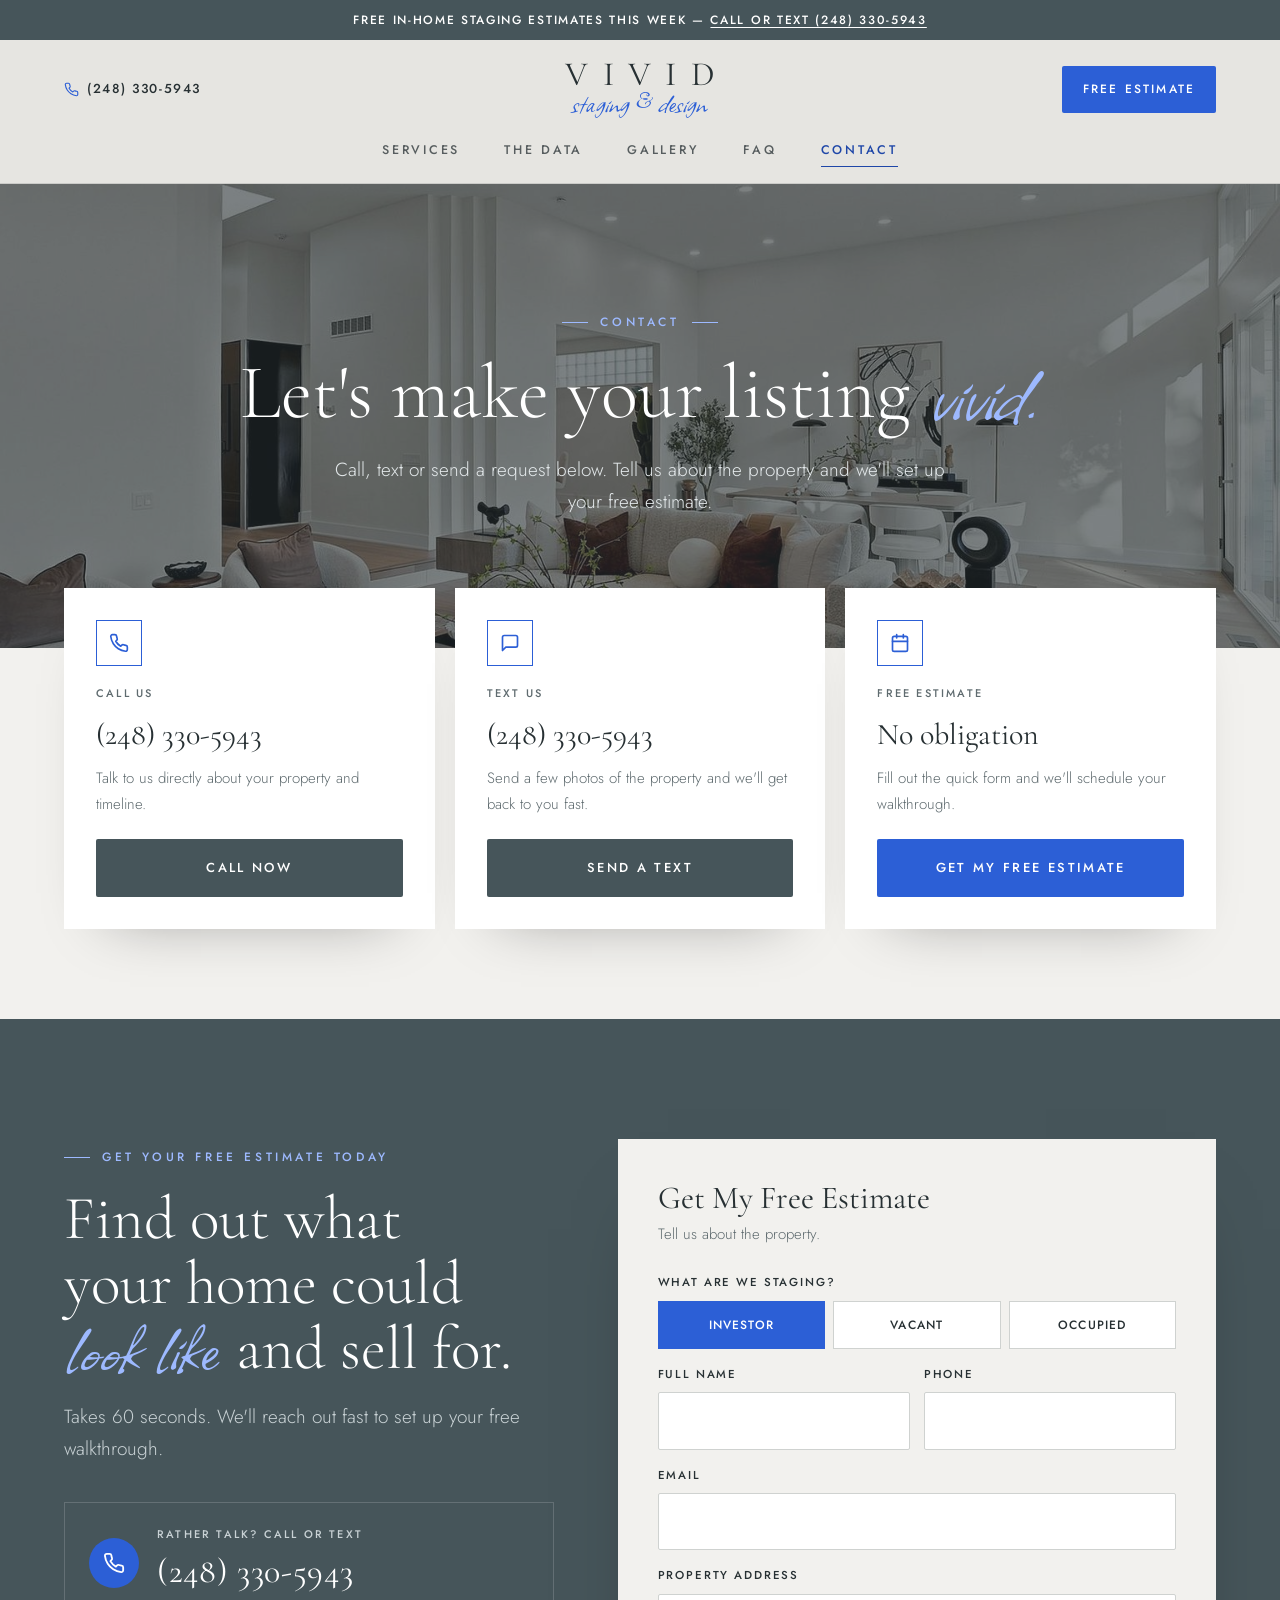
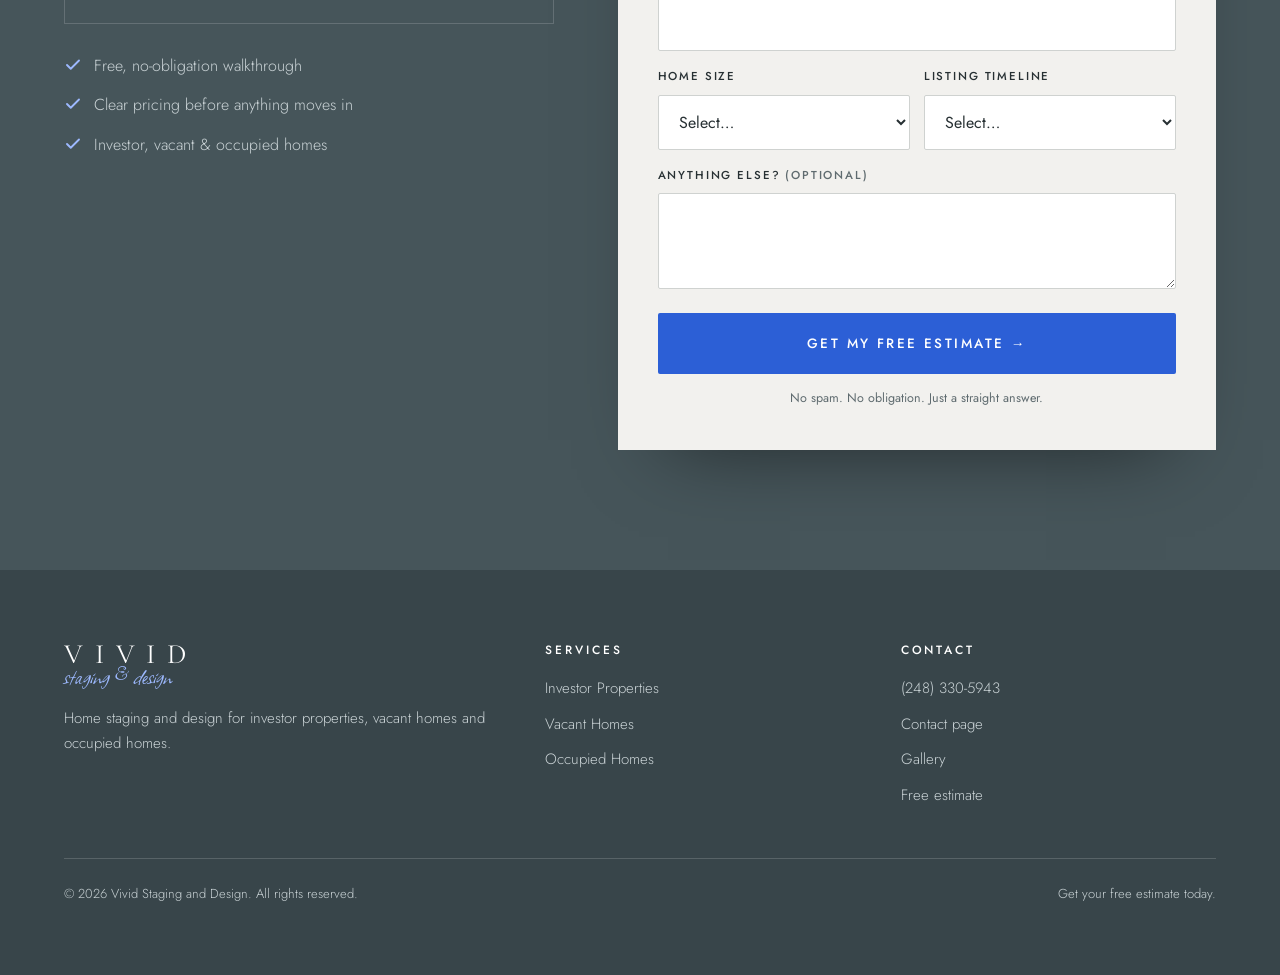
<file: contact.html>
<!doctype html>
<html lang="en">
<head>
<meta charset="utf-8">
<meta name="viewport" content="width=device-width, initial-scale=1">
<title>Vivid Staging and Design</title>
<meta name="description" content="Contact Vivid Staging and Design. Call or text (248) 330-5943 or request your free home staging estimate today.">
<meta property="og:title" content="Vivid Staging and Design — Empty rooms don't sell. Vivid rooms do.">
<meta property="og:description" content="Home staging for investors, vacant and occupied homes. Get your free estimate today.">
<meta property="og:image" content="img/a-6.jpg">
<link rel="preconnect" href="https://fonts.googleapis.com">
<link rel="preconnect" href="https://fonts.gstatic.com" crossorigin>
<link href="https://fonts.googleapis.com/css2?family=Allison&family=Cormorant+Garamond:ital,wght@0,300;0,400;0,500;1,400&family=Jost:wght@300;400;500;600&display=swap" rel="stylesheet">
<link rel="icon" href="favicon.svg" type="image/svg+xml">
<link rel="stylesheet" href="styles.css">
</head>
<body>

<div class="announce">Free in-home staging estimates this week — <a href="tel:+12483305943">call or text (248) 330-5943</a></div>

<header class="nav">
  <div class="wrap nav-top">
    <a class="nav-phone" href="tel:+12483305943" aria-label="Call (248) 330-5943"><svg viewBox="0 0 24 24" fill="none" stroke="currentColor" stroke-width="1.8" stroke-linecap="round" stroke-linejoin="round"><path d="M22 16.92v3a2 2 0 0 1-2.18 2 19.79 19.79 0 0 1-8.63-3.07 19.5 19.5 0 0 1-6-6 19.79 19.79 0 0 1-3.07-8.67A2 2 0 0 1 4.11 2h3a2 2 0 0 1 2 1.72c.12.96.36 1.9.7 2.81a2 2 0 0 1-.45 2.11L8.09 9.91a16 16 0 0 0 6 6l1.27-1.27a2 2 0 0 1 2.11-.45c.91.34 1.85.58 2.81.7A2 2 0 0 1 22 16.92z"/></svg><span>(248) 330-5943</span></a>
    <a href="index.html" class="logo" aria-label="Vivid Staging and Design home"><b>VIVID</b><small>staging &amp; design</small></a>
    <div class="nav-cta">
      <a class="btn btn-gold" href="#estimate">Free Estimate</a>
      <button class="menu-btn" aria-label="Open menu" aria-expanded="false"><svg viewBox="0 0 24 24" fill="none" stroke="currentColor" stroke-width="1.6" stroke-linecap="round"><path d="M3 7h18M3 12h18M3 17h18"/></svg></button>
    </div>
  </div>
  <nav class="nav-links wrap" aria-label="Main">
    <a href="index.html#services">Services</a>
    <a href="index.html#results">The Data</a>
    <a href="gallery.html">Gallery</a>
    <a href="index.html#faq">FAQ</a>
    <a href="contact.html" class="active">Contact</a>
  </nav>
</header>

<section class="page-hero" style="padding-bottom:130px">
  <img class="bg" src="img/a-8.jpg" alt="">
  <div class="wrap">
    <span class="eyebrow">Contact</span>
    <h1>Let's make your listing <em>vivid.</em></h1>
    <p class="lead">Call, text or send a request below. Tell us about the property and we'll set up your free estimate.</p>
  </div>
</section>

<div class="ivory" style="padding-bottom:90px">
  <div class="wrap">
    <div class="contact-cards">
      <div class="ccard reveal">
        <div class="ic"><svg viewBox="0 0 24 24" fill="none" stroke="currentColor" stroke-width="2" stroke-linecap="round" stroke-linejoin="round"><path d="M22 16.92v3a2 2 0 0 1-2.18 2 19.79 19.79 0 0 1-8.63-3.07 19.5 19.5 0 0 1-6-6 19.79 19.79 0 0 1-3.07-8.67A2 2 0 0 1 4.11 2h3a2 2 0 0 1 2 1.72c.12.96.36 1.9.7 2.81a2 2 0 0 1-.45 2.11L8.09 9.91a16 16 0 0 0 6 6l1.27-1.27a2 2 0 0 1 2.11-.45c.91.34 1.85.58 2.81.7A2 2 0 0 1 22 16.92z"/></svg></div>
        <small>Call us</small>
        <b>(248) 330-5943</b>
        <p>Talk to us directly about your property and timeline.</p>
        <a class="btn btn-dark" href="tel:+12483305943">Call Now</a>
      </div>
      <div class="ccard reveal">
        <div class="ic"><svg viewBox="0 0 24 24" fill="none" stroke="currentColor" stroke-width="2" stroke-linecap="round" stroke-linejoin="round"><path d="M21 15a2 2 0 0 1-2 2H7l-4 4V5a2 2 0 0 1 2-2h14a2 2 0 0 1 2 2z"/></svg></div>
        <small>Text us</small>
        <b>(248) 330-5943</b>
        <p>Send a few photos of the property and we'll get back to you fast.</p>
        <a class="btn btn-dark" href="sms:+12483305943">Send a Text</a>
      </div>
      <div class="ccard reveal">
        <div class="ic"><svg viewBox="0 0 24 24" fill="none" stroke="currentColor" stroke-width="2" stroke-linecap="round" stroke-linejoin="round"><rect x="3" y="4" width="18" height="18" rx="2"/><path d="M16 2v4M8 2v4M3 10h18"/></svg></div>
        <small>Free estimate</small>
        <b>No obligation</b>
        <p>Fill out the quick form and we'll schedule your walkthrough.</p>
        <a class="btn btn-gold" href="#estimate">Get My Free Estimate</a>
      </div>
    </div>
  </div>
</div>

<!-- ESTIMATE -->
<section id="estimate" class="dark">
  <div class="wrap estimate">
    <div class="estimate-copy reveal">
      <span class="eyebrow">Get your free estimate today</span>
      <h2>Find out what your home could <em>look like</em> and sell for.</h2>
      <p class="lead">Takes 60 seconds. We'll reach out fast to set up your free walkthrough.</p>
      <a class="phone-big" href="tel:+12483305943">
        <span class="ic"><svg viewBox="0 0 24 24" fill="none" stroke="currentColor" stroke-width="2" stroke-linecap="round" stroke-linejoin="round"><path d="M22 16.92v3a2 2 0 0 1-2.18 2 19.79 19.79 0 0 1-8.63-3.07 19.5 19.5 0 0 1-6-6 19.79 19.79 0 0 1-3.07-8.67A2 2 0 0 1 4.11 2h3a2 2 0 0 1 2 1.72c.12.96.36 1.9.7 2.81a2 2 0 0 1-.45 2.11L8.09 9.91a16 16 0 0 0 6 6l1.27-1.27a2 2 0 0 1 2.11-.45c.91.34 1.85.58 2.81.7A2 2 0 0 1 22 16.92z"/></svg></span>
        <span><small>Rather talk? Call or text</small><b>(248) 330-5943</b></span>
      </a>
      <ul class="checks">
        <li><svg viewBox="0 0 24 24" fill="none" stroke="currentColor" stroke-width="2.5" stroke-linecap="round" stroke-linejoin="round"><path d="M20 6 9 17l-5-5"/></svg>Free, no-obligation walkthrough</li>
        <li><svg viewBox="0 0 24 24" fill="none" stroke="currentColor" stroke-width="2.5" stroke-linecap="round" stroke-linejoin="round"><path d="M20 6 9 17l-5-5"/></svg>Clear pricing before anything moves in</li>
        <li><svg viewBox="0 0 24 24" fill="none" stroke="currentColor" stroke-width="2.5" stroke-linecap="round" stroke-linejoin="round"><path d="M20 6 9 17l-5-5"/></svg>Investor, vacant &amp; occupied homes</li>
      </ul>
    </div>
    <form class="card estimate-form reveal" novalidate>
      <div class="form-body">
        <h3>Get My Free Estimate</h3>
        <p class="hint">Tell us about the property.</p>
        <div class="f">
          <label>What are we staging?</label>
          <div class="pills">
            <label><input type="radio" name="type" value="Investor property" required checked><span>Investor</span></label>
            <label><input type="radio" name="type" value="Vacant home"><span>Vacant</span></label>
            <label><input type="radio" name="type" value="Occupied home"><span>Occupied</span></label>
          </div>
        </div>
        <div class="row">
          <div class="f"><label for="name">Full name</label><input id="name" name="name" autocomplete="name" required></div>
          <div class="f"><label for="phone">Phone</label><input id="phone" name="phone" type="tel" autocomplete="tel" required></div>
        </div>
        <div class="f"><label for="email">Email</label><input id="email" name="email" type="email" autocomplete="email"></div>
        <div class="f"><label for="address">Property address</label><input id="address" name="address" autocomplete="street-address" required></div>
        <div class="row">
          <div class="f"><label for="size">Home size</label><select id="size" name="size"><option value="">Select…</option><option>Under 1,500 sq ft</option><option>1,500–2,500 sq ft</option><option>2,500–4,000 sq ft</option><option>4,000+ sq ft</option></select></div>
          <div class="f"><label for="timeline">Listing timeline</label><select id="timeline" name="timeline"><option value="">Select…</option><option>ASAP / this week</option><option>Within 2 weeks</option><option>Within 30 days</option><option>Just planning</option></select></div>
        </div>
        <div class="f"><label for="notes">Anything else? <span style="color:var(--muted);font-weight:500">(optional)</span></label><textarea id="notes" name="notes"></textarea></div>
        <button class="btn btn-gold btn-lg btn-block" type="submit">Get My Free Estimate →</button>
        <p class="form-fine">No spam. No obligation. Just a straight answer.</p>
      </div>
      <div class="thanks">
        <div class="ok"><svg viewBox="0 0 24 24" fill="none" stroke="currentColor" stroke-width="3" stroke-linecap="round" stroke-linejoin="round"><path d="M20 6 9 17l-5-5"/></svg></div>
        <h3>Your request is ready</h3>
        <p>Text it to us at <b style="color:var(--text)">(248) 330-5943</b>. Tap below to open it in Messages, or copy it and paste it into any text.</p>
        <pre class="req" id="reqText"></pre>
        <a class="btn btn-gold btn-block sms-send" href="sms:+12483305943">Open in Messages</a>
        <button type="button" class="btn btn-dark btn-block copy-req">Copy My Request</button>
        <a class="btn btn-ghost btn-block" style="color:var(--text)" href="tel:+12483305943">Or call (248) 330-5943</a>
      </div>
    </form>
  </div>
</section>

<footer>
  <div class="wrap">
    <div class="grid">
      <div>
        <a href="index.html" class="logo"><b>VIVID</b><small>staging &amp; design</small></a>
        <p>Home staging and design for investor properties, vacant homes and occupied homes.</p>
      </div>
      <div>
        <h5>Services</h5>
        <ul><li><a href="index.html#services">Investor Properties</a></li><li><a href="index.html#services">Vacant Homes</a></li><li><a href="index.html#services">Occupied Homes</a></li></ul>
      </div>
      <div>
        <h5>Contact</h5>
        <ul><li><a href="tel:+12483305943">(248) 330-5943</a></li><li><a href="contact.html">Contact page</a></li><li><a href="gallery.html">Gallery</a></li><li><a href="#estimate">Free estimate</a></li></ul>
      </div>
    </div>
    <div class="copy"><span>© <span class="year">2026</span> Vivid Staging and Design. All rights reserved.</span><span>Get your free estimate today.</span></div>
  </div>
</footer>

<div class="mobile-cta">
  <a class="btn btn-ghost" href="tel:+12483305943">Call Now</a>
  <a class="btn btn-gold" href="#estimate">Free Estimate</a>
</div>

<script src="main.js"></script>
</body>
</html>
</file>
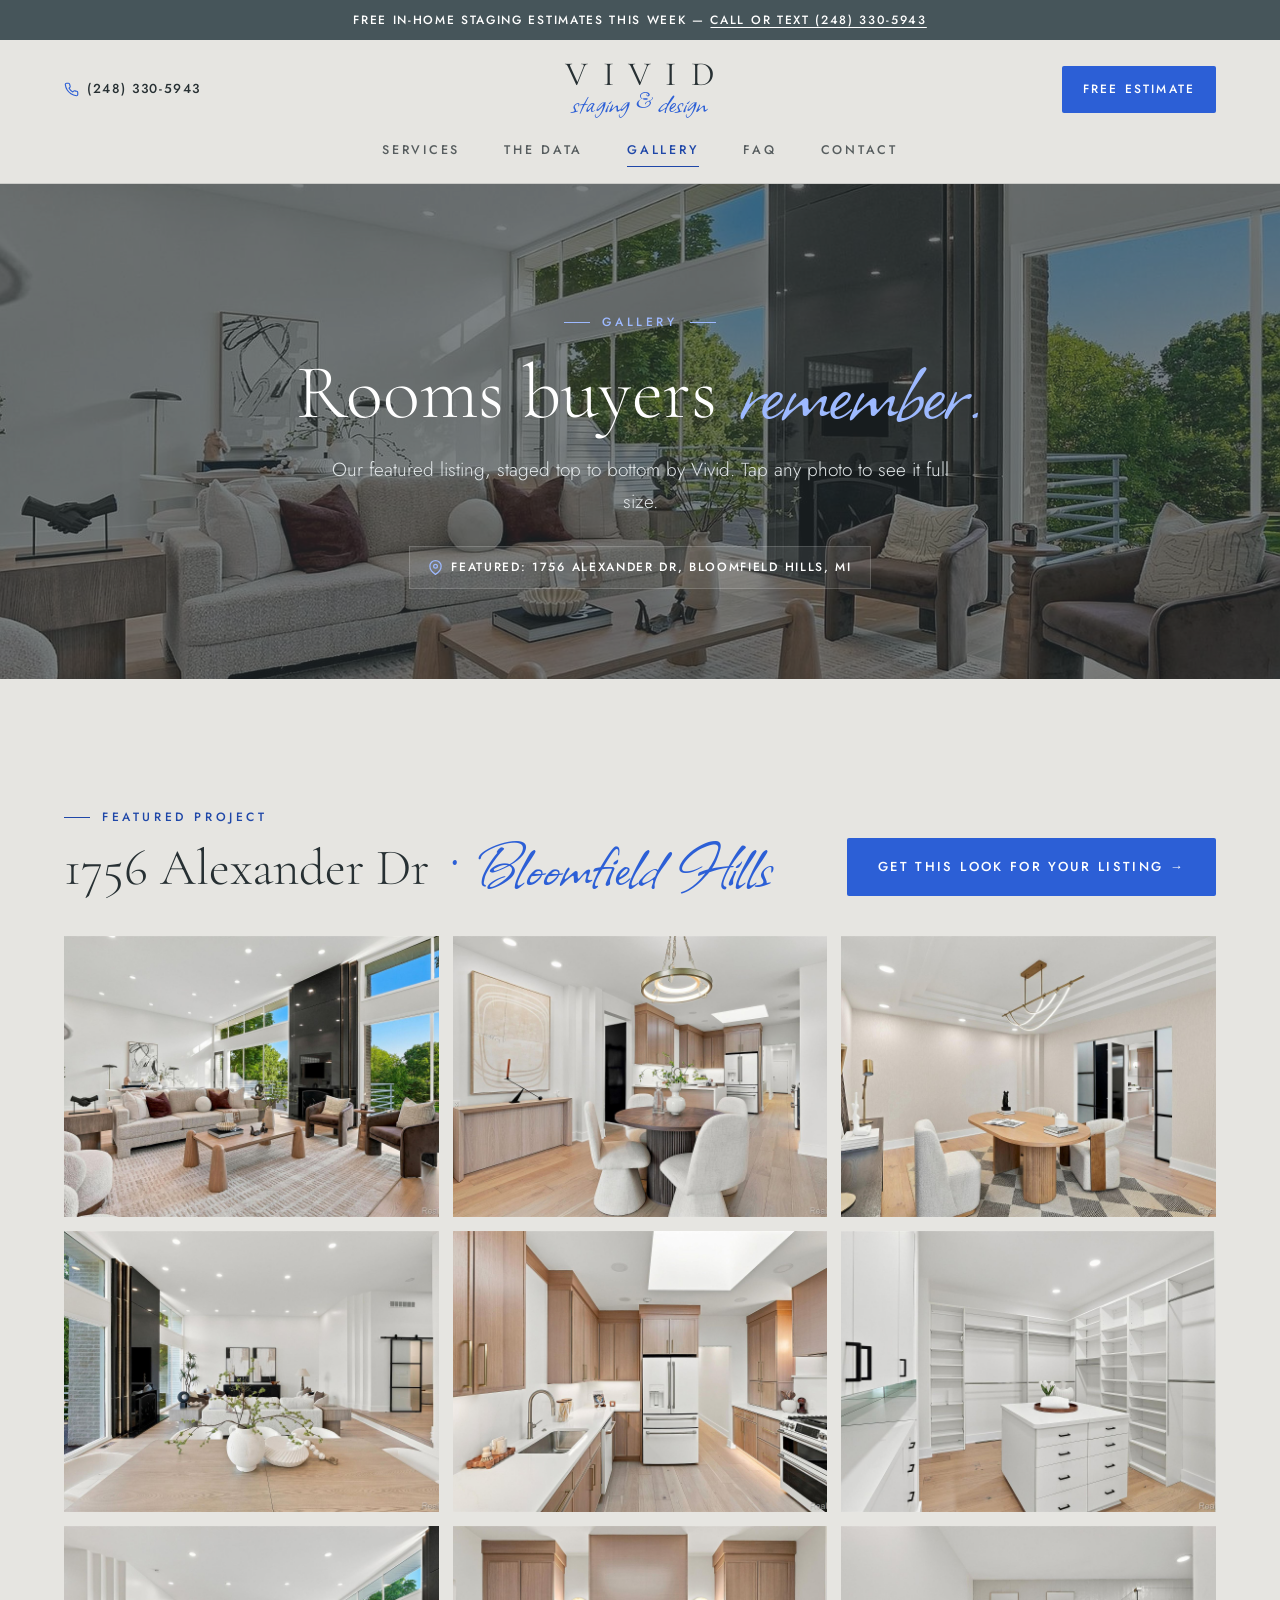
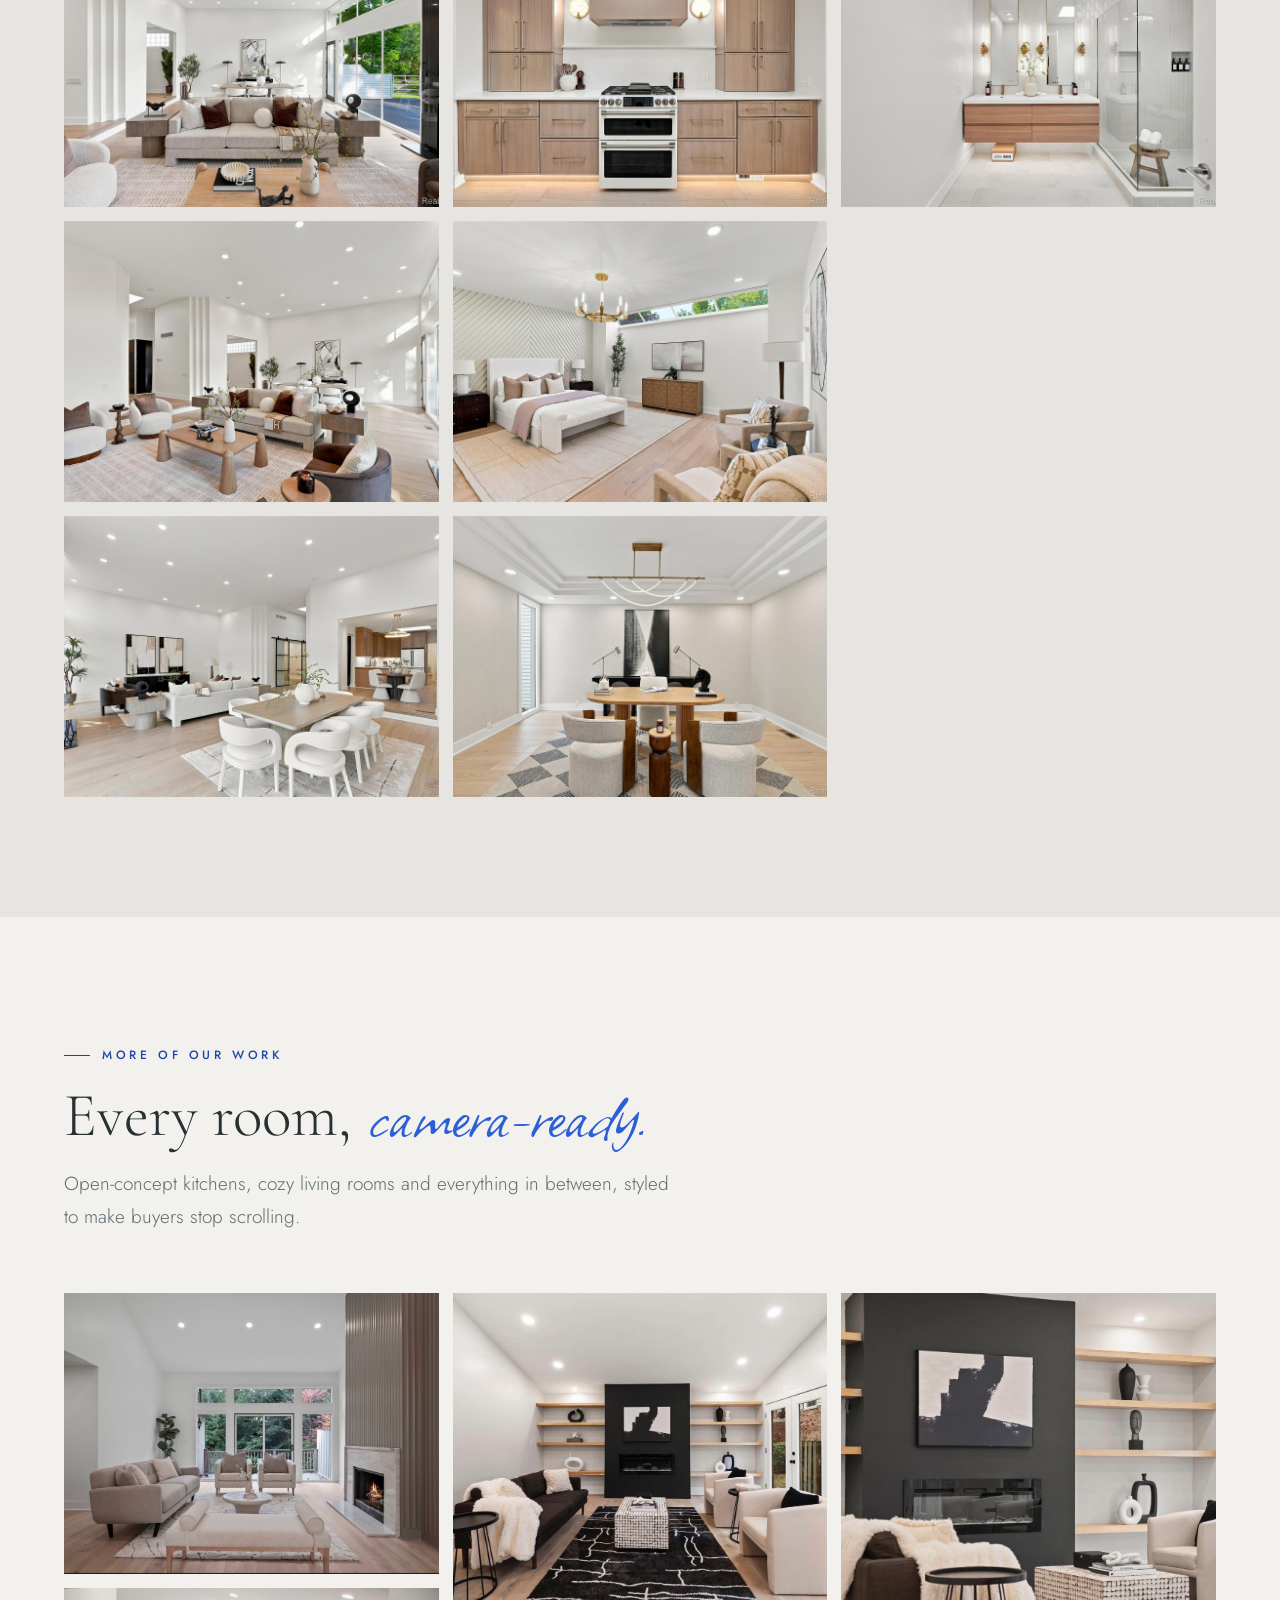
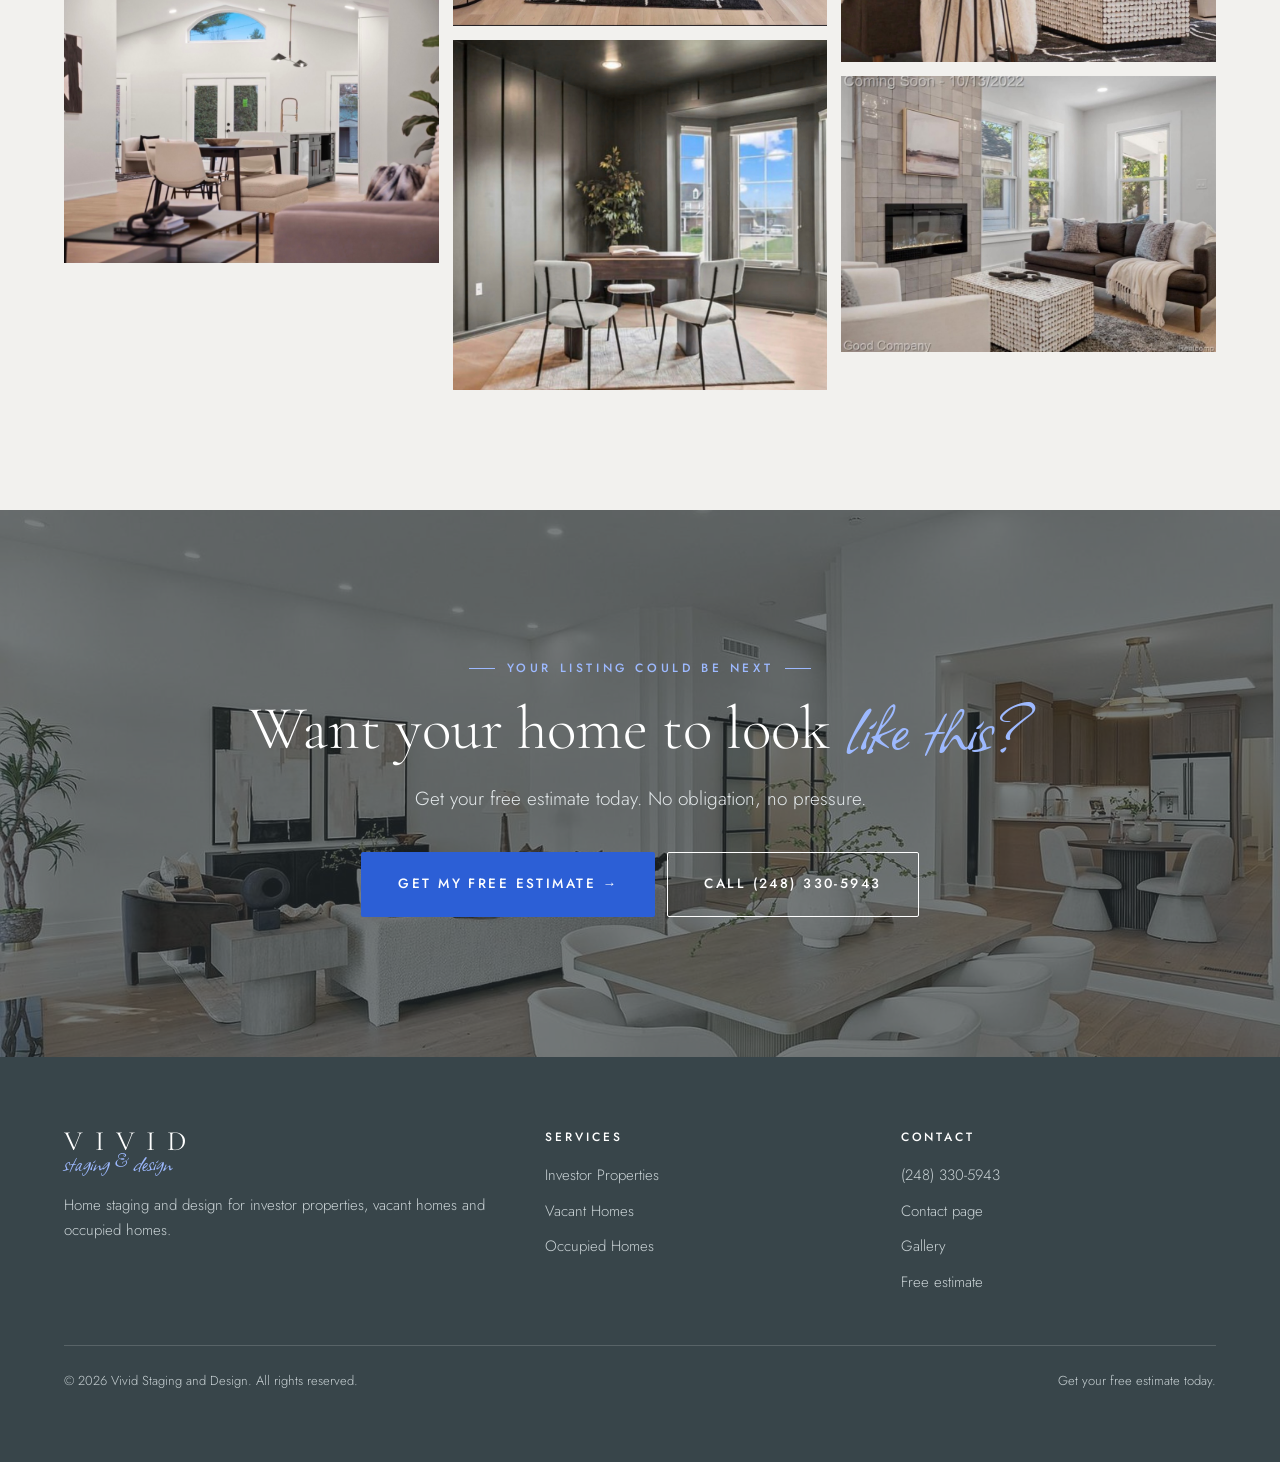
<file: gallery.html>
<!doctype html>
<html lang="en">
<head>
<meta charset="utf-8">
<meta name="viewport" content="width=device-width, initial-scale=1">
<title>Vivid Staging and Design</title>
<meta name="description" content="See home staging by Vivid Staging and Design, including our featured project at 1756 Alexander Dr, Bloomfield Hills, MI. Get your free estimate today: (248) 330-5943.">
<meta property="og:title" content="Vivid Staging and Design — Empty rooms don't sell. Vivid rooms do.">
<meta property="og:description" content="Home staging for investors, vacant and occupied homes. Get your free estimate today.">
<meta property="og:image" content="img/a-6.jpg">
<link rel="preconnect" href="https://fonts.googleapis.com">
<link rel="preconnect" href="https://fonts.gstatic.com" crossorigin>
<link href="https://fonts.googleapis.com/css2?family=Allison&family=Cormorant+Garamond:ital,wght@0,300;0,400;0,500;1,400&family=Jost:wght@300;400;500;600&display=swap" rel="stylesheet">
<link rel="icon" href="favicon.svg" type="image/svg+xml">
<link rel="stylesheet" href="styles.css">
</head>
<body>

<div class="announce">Free in-home staging estimates this week — <a href="tel:+12483305943">call or text (248) 330-5943</a></div>

<header class="nav">
  <div class="wrap nav-top">
    <a class="nav-phone" href="tel:+12483305943" aria-label="Call (248) 330-5943"><svg viewBox="0 0 24 24" fill="none" stroke="currentColor" stroke-width="1.8" stroke-linecap="round" stroke-linejoin="round"><path d="M22 16.92v3a2 2 0 0 1-2.18 2 19.79 19.79 0 0 1-8.63-3.07 19.5 19.5 0 0 1-6-6 19.79 19.79 0 0 1-3.07-8.67A2 2 0 0 1 4.11 2h3a2 2 0 0 1 2 1.72c.12.96.36 1.9.7 2.81a2 2 0 0 1-.45 2.11L8.09 9.91a16 16 0 0 0 6 6l1.27-1.27a2 2 0 0 1 2.11-.45c.91.34 1.85.58 2.81.7A2 2 0 0 1 22 16.92z"/></svg><span>(248) 330-5943</span></a>
    <a href="index.html" class="logo" aria-label="Vivid Staging and Design home"><b>VIVID</b><small>staging &amp; design</small></a>
    <div class="nav-cta">
      <a class="btn btn-gold" href="contact.html#estimate">Free Estimate</a>
      <button class="menu-btn" aria-label="Open menu" aria-expanded="false"><svg viewBox="0 0 24 24" fill="none" stroke="currentColor" stroke-width="1.6" stroke-linecap="round"><path d="M3 7h18M3 12h18M3 17h18"/></svg></button>
    </div>
  </div>
  <nav class="nav-links wrap" aria-label="Main">
    <a href="index.html#services">Services</a>
    <a href="index.html#results">The Data</a>
    <a href="gallery.html" class="active">Gallery</a>
    <a href="index.html#faq">FAQ</a>
    <a href="contact.html">Contact</a>
  </nav>
</header>

<section class="page-hero">
  <img class="bg" src="img/a-6.jpg" alt="">
  <div class="wrap">
    <span class="eyebrow">Gallery</span>
    <h1>Rooms buyers <em>remember.</em></h1>
    <p class="lead">Our featured listing, staged top to bottom by Vivid. Tap any photo to see it full size.</p>
    <div class="meta">
      <span class="chip"><svg viewBox="0 0 24 24" fill="none" stroke="currentColor" stroke-width="2" stroke-linecap="round" stroke-linejoin="round"><path d="M21 10c0 7-9 13-9 13s-9-6-9-13a9 9 0 0 1 18 0z"/><circle cx="12" cy="10" r="3"/></svg>Featured: 1756 Alexander Dr, Bloomfield Hills, MI</span>
    </div>
  </div>
</section>

<section>
  <div class="wrap">
    <div class="project-head reveal">
      <div>
        <span class="eyebrow">Featured project</span>
        <h2>1756 Alexander Dr <em>· Bloomfield Hills</em></h2>
      </div>
      <a class="btn btn-gold" href="contact.html#estimate">Get This Look For Your Listing →</a>
    </div>
    <div class="masonry reveal">
      <figure><img src="img/a-6.jpg" alt="Great room staged by Vivid at 1756 Alexander Dr, Bloomfield Hills" onerror="this.closest('figure').remove()"><figcaption>Great room</figcaption></figure>
      <figure><img src="img/a-5.jpg" alt="Living room staged by Vivid at 1756 Alexander Dr, Bloomfield Hills" onerror="this.closest('figure').remove()"><figcaption>Living room</figcaption></figure>
      <figure><img src="img/a-7.jpg" alt="Living room staged by Vivid at 1756 Alexander Dr, Bloomfield Hills" onerror="this.closest('figure').remove()"><figcaption>Living room</figcaption></figure>
      <figure><img src="img/a-8.jpg" alt="Living room staged by Vivid at 1756 Alexander Dr, Bloomfield Hills" onerror="this.closest('figure').remove()"><figcaption>Living room</figcaption></figure>
      <figure><img src="img/a-10.jpg" alt="Dining & kitchen staged by Vivid at 1756 Alexander Dr, Bloomfield Hills" onerror="this.closest('figure').remove()"><figcaption>Dining & kitchen</figcaption></figure>
      <figure><img src="img/a-11.jpg" alt="Kitchen staged by Vivid at 1756 Alexander Dr, Bloomfield Hills" onerror="this.closest('figure').remove()"><figcaption>Kitchen</figcaption></figure>
      <figure><img src="img/a-12.jpg" alt="Kitchen staged by Vivid at 1756 Alexander Dr, Bloomfield Hills" onerror="this.closest('figure').remove()"><figcaption>Kitchen</figcaption></figure>
      <figure><img src="img/a-14.jpg" alt="Kitchen staged by Vivid at 1756 Alexander Dr, Bloomfield Hills" onerror="this.closest('figure').remove()"><figcaption>Kitchen</figcaption></figure>
      <figure><img src="img/a-17.jpg" alt="Bedroom staged by Vivid at 1756 Alexander Dr, Bloomfield Hills" onerror="this.closest('figure').remove()"><figcaption>Bedroom</figcaption></figure>
      <figure><img src="img/a-23.jpg" alt="Dining staged by Vivid at 1756 Alexander Dr, Bloomfield Hills" onerror="this.closest('figure').remove()"><figcaption>Dining</figcaption></figure>
      <figure><img src="img/a-24.jpg" alt="Dining staged by Vivid at 1756 Alexander Dr, Bloomfield Hills" onerror="this.closest('figure').remove()"><figcaption>Dining</figcaption></figure>
      <figure><img src="img/a-19.jpg" alt="Interior staged by Vivid at 1756 Alexander Dr, Bloomfield Hills" onerror="this.closest('figure').remove()"><figcaption>Interior</figcaption></figure>
      <figure><img src="img/a-20.jpg" alt="Bath staged by Vivid at 1756 Alexander Dr, Bloomfield Hills" onerror="this.closest('figure').remove()"><figcaption>Bath</figcaption></figure>
    </div>
  </div>
</section>

<section class="ivory">
  <div class="wrap">
    <div class="section-head reveal">
      <span class="eyebrow">More of our work</span>
      <h2>Every room, <em>camera-ready.</em></h2>
      <p class="lead">Open-concept kitchens, cozy living rooms and everything in between, styled to make buyers stop scrolling.</p>
    </div>
    <div class="masonry reveal" >
      <figure><img src="img/listing-1.jpg" alt="Great room staged by Vivid" onerror="this.closest('figure').remove()"><figcaption>Great room</figcaption></figure>
      <figure><img src="img/listing-6.jpg" alt="Kitchen & dining staged by Vivid" onerror="this.closest('figure').remove()"><figcaption>Kitchen & dining</figcaption></figure>
      <figure><img src="img/listing-3.jpg" alt="Family room staged by Vivid" onerror="this.closest('figure').remove()"><figcaption>Family room</figcaption></figure>
      <figure><img src="img/listing-2.jpg" alt="Home office staged by Vivid" onerror="this.closest('figure').remove()"><figcaption>Home office</figcaption></figure>
      <figure><img src="img/listing-4.jpg" alt="Fireplace wall staged by Vivid" onerror="this.closest('figure').remove()"><figcaption>Fireplace wall</figcaption></figure>
      <figure><img src="img/listing-5.jpg" alt="Living room staged by Vivid" onerror="this.closest('figure').remove()"><figcaption>Living room</figcaption></figure>
    </div>
  </div>
</section>

<section class="band">
  <img src="img/a-10.jpg" alt="" loading="lazy">
  <div class="wrap">
    <span class="eyebrow">Your listing could be next</span>
    <h2>Want your home to look <em>like this?</em></h2>
    <p class="lead" style="margin-left:auto;margin-right:auto">Get your free estimate today. No obligation, no pressure.</p>
    <div class="hero-ctas">
      <a class="btn btn-gold btn-lg" href="contact.html#estimate">Get My Free Estimate →</a>
      <a class="btn btn-ghost btn-lg" href="tel:+12483305943">Call (248) 330-5943</a>
    </div>
  </div>
</section>

<div class="lightbox" role="dialog" aria-modal="true" aria-label="Photo viewer">
  <button class="lb-close" aria-label="Close">✕</button>
  <button class="lb-prev" aria-label="Previous">‹</button>
  <img alt="">
  <button class="lb-next" aria-label="Next">›</button>
  <div class="lb-count"></div>
</div>

<footer>
  <div class="wrap">
    <div class="grid">
      <div>
        <a href="index.html" class="logo"><b>VIVID</b><small>staging &amp; design</small></a>
        <p>Home staging and design for investor properties, vacant homes and occupied homes.</p>
      </div>
      <div>
        <h5>Services</h5>
        <ul><li><a href="index.html#services">Investor Properties</a></li><li><a href="index.html#services">Vacant Homes</a></li><li><a href="index.html#services">Occupied Homes</a></li></ul>
      </div>
      <div>
        <h5>Contact</h5>
        <ul><li><a href="tel:+12483305943">(248) 330-5943</a></li><li><a href="contact.html">Contact page</a></li><li><a href="gallery.html">Gallery</a></li><li><a href="contact.html#estimate">Free estimate</a></li></ul>
      </div>
    </div>
    <div class="copy"><span>© <span class="year">2026</span> Vivid Staging and Design. All rights reserved.</span><span>Get your free estimate today.</span></div>
  </div>
</footer>

<div class="mobile-cta">
  <a class="btn btn-ghost" href="tel:+12483305943">Call Now</a>
  <a class="btn btn-gold" href="contact.html#estimate">Free Estimate</a>
</div>

<script src="main.js"></script>
</body>
</html>
</file>
<file: styles.css>
/* Layout: airy boutique editorial — centered logo + nav, full-bleed photo with frosted box, thin serif + script accents, slate panels for contrast */
:root{
  --stone:#e6e5e1;
  --stone-2:#f2f1ee;
  --white:#ffffff;
  --slate:#46555a;
  --slate-2:#38454a;
  --ink:#273033;
  --muted:#5f6b6f;
  --muted-light:#c9d2d5;
  --line:rgba(39,48,51,.14);
  --line-light:rgba(255,255,255,.16);
  --blue:#2c5fd6;
  --blue-2:#9db9ff;
  --blue-deep:#1f47a8;
  /* aliases used inline in markup */
  --gold:var(--blue);--gold-2:var(--blue-2);--gold-deep:var(--blue-deep);
  --text:var(--ink);--paper:var(--stone-2);
  --serif:"Cormorant Garamond","Cormorant",Georgia,"Times New Roman",serif;
  --script:"Allison","Brush Script MT",cursive;
  --sans:"Jost","Helvetica Neue",Arial,sans-serif;
  --max:1200px;
  color-scheme:light;
}
*{box-sizing:border-box;margin:0;padding:0}
html{scroll-behavior:smooth}
body{font-family:var(--sans);font-weight:400;font-size:16px;background:var(--stone);color:var(--ink);line-height:1.7;-webkit-font-smoothing:antialiased;overflow-x:hidden}
img{display:block;max-width:100%}
a{color:inherit;text-decoration:none}
.wrap{max-width:var(--max);margin:0 auto;padding-inline:24px}
@media (max-width:640px){.wrap{padding-inline:16px}}

/* ---------- Type ---------- */
h1,h2,h3{font-family:var(--serif);font-weight:300;letter-spacing:0;line-height:1.06;text-wrap:balance}
h1{font-size:clamp(46px,6.4vw,82px)}
h2{font-size:clamp(38px,4.8vw,62px)}
h3{font-size:27px;font-weight:500;line-height:1.2}
h1 em,h2 em,h3 em{font-family:var(--script);font-style:normal;font-weight:400;color:var(--blue);font-size:1.38em;line-height:.5;padding:0 .04em;letter-spacing:0}
em{font-style:italic}
.dark h1 em,.dark h2 em,.dark h3 em,.page-hero em,.band em{color:var(--blue-2)}
.eyebrow{display:inline-flex;align-items:center;gap:12px;font-size:12px;font-weight:500;letter-spacing:.3em;text-transform:uppercase;color:var(--blue-deep)}
.eyebrow::before{content:"";width:26px;height:1px;background:currentColor}
.dark .eyebrow,.page-hero .eyebrow,.band .eyebrow{color:var(--blue-2)}
.lead{font-size:clamp(17px,1.5vw,19px);font-weight:300;color:var(--muted);max-width:620px}
.dark .lead{color:var(--muted-light)}
.center{text-align:center}
.center .lead{margin-inline:auto}
.center .eyebrow::after{content:"";width:26px;height:1px;background:currentColor}
.section-head{margin-bottom:60px}
.section-head h2{margin:18px 0 20px}

/* ---------- Buttons ---------- */
.btn{display:inline-flex;align-items:center;justify-content:center;gap:10px;font-family:var(--sans);font-weight:500;font-size:13px;letter-spacing:.18em;text-transform:uppercase;padding:17px 30px;border-radius:2px;border:1px solid transparent;cursor:pointer;transition:background .25s,color .25s,border-color .25s,transform .25s;white-space:nowrap}
.btn svg{width:16px;height:16px;flex:none}
.btn-gold{background:var(--blue);color:var(--white)}
.btn-gold:hover{background:var(--blue-deep)}
.btn-ghost{background:transparent;color:inherit;border-color:currentColor}
.btn-ghost:hover{background:var(--ink);color:var(--white);border-color:var(--ink)}
.dark .btn-ghost:hover,.band .btn-ghost:hover,.mobile-cta .btn-ghost:hover{background:var(--white);color:var(--ink);border-color:var(--white)}
.btn-dark{background:var(--slate);color:var(--white)}
.btn-dark:hover{background:var(--ink)}
.btn-lg{padding:20px 36px;font-size:13.5px}
.btn-block{width:100%}
.btn:focus-visible,a:focus-visible,button:focus-visible{outline:2px solid var(--blue);outline-offset:3px}

/* ---------- Announcement + Nav ---------- */
.announce{background:var(--slate);color:var(--white);font-size:12px;font-weight:500;letter-spacing:.14em;text-transform:uppercase;text-align:center;padding:10px 16px}
.announce a{text-decoration:underline;text-underline-offset:3px}
.nav{position:sticky;top:env(safe-area-inset-top,0px);z-index:50;background:rgba(230,229,225,.94);backdrop-filter:blur(12px);-webkit-backdrop-filter:blur(12px);border-bottom:1px solid var(--line);color:var(--ink)}
.nav-top{display:grid;grid-template-columns:1fr auto 1fr;align-items:center;gap:20px;padding-block:18px 10px}
.logo{display:flex;flex-direction:column;align-items:center;line-height:1}
.logo b{font-family:var(--serif);font-weight:400;font-size:34px;letter-spacing:.42em;padding-left:.42em}
.logo b span{display:none}
.logo small{font-family:var(--script);font-size:34px;color:var(--blue);margin-top:-6px;letter-spacing:0}
.nav-phone{justify-self:start;display:flex;align-items:center;gap:8px;font-size:13px;font-weight:500;letter-spacing:.12em}
.nav-phone svg{width:15px;height:15px;color:var(--blue)}
.nav-cta{justify-self:end;display:flex;align-items:center;gap:14px}
.nav .btn{padding:12px 20px;font-size:12px}
.nav-links{display:flex;justify-content:center;gap:44px;padding-block:6px 16px;font-size:12.5px;font-weight:500;letter-spacing:.22em;text-transform:uppercase}
.nav-links a{opacity:.75;transition:opacity .2s,color .2s;padding-block:4px;border-bottom:1px solid transparent}
.nav-links a:hover,.nav-links a.active{opacity:1;color:var(--blue-deep);border-bottom-color:currentColor}
.menu-btn{display:none;background:none;border:0;color:var(--ink);cursor:pointer;padding:6px}
.menu-btn svg{width:26px;height:26px}
@media (max-width:960px){
  .nav-top{grid-template-columns:44px 1fr 44px;padding-block:14px}
  .nav-phone span{display:none}
  .nav-phone svg{width:22px;height:22px}
  .nav .btn{display:none}
  .menu-btn{display:block}
  .logo b{font-size:26px}
  .logo small{font-size:28px}
  .nav-links{display:none}
  .nav-links.open{display:flex;flex-direction:column;align-items:center;gap:0;padding-block:6px 14px;border-top:1px solid var(--line)}
  .nav-links.open a{padding:13px 0;opacity:1}
}

/* ---------- Hero ---------- */
.hero{position:relative;overflow:hidden;isolation:isolate;padding:0;background:var(--slate)}
.hero-bg{position:absolute;inset:0;z-index:-1}
.hero-bg img{width:100%;height:100%;object-fit:cover;transform:scale(1.04);animation:slowzoom 16s ease-out forwards}
@keyframes slowzoom{to{transform:scale(1)}}
.hero-inner{display:flex;justify-content:center;padding-block:150px 130px}
.hero-box{background:rgba(236,235,231,.86);backdrop-filter:blur(8px);-webkit-backdrop-filter:blur(8px);max-width:780px;width:100%;text-align:center;padding:52px 56px;box-shadow:0 30px 60px -40px rgba(0,0,0,.45)}
.hero-box h1{margin:20px 0 22px;color:var(--ink)}
.hero-box .lead{margin:0 auto 32px}
.hero-box .eyebrow::after{content:"";width:26px;height:1px;background:currentColor}
.hero-ctas{display:flex;gap:12px;flex-wrap:wrap;justify-content:center}
.trust-row{display:flex;flex-wrap:wrap;justify-content:center;gap:8px 22px;margin-top:26px;font-size:13px;color:var(--muted)}
.trust-row span{display:flex;align-items:center;gap:7px}
.trust-row svg{width:14px;height:14px;color:var(--blue)}
@media (max-width:640px){.hero-inner{padding-block:70px 60px}.hero-box{padding:36px 22px}}

/* ---------- Intro (two-column) ---------- */
.intro h2{text-align:center;margin-bottom:56px}
.intro h2 .l2{display:block;margin-top:6px}
.cols{display:grid;grid-template-columns:1fr 1fr;gap:56px;max-width:900px;margin:0 auto}
.cols p{text-align:justify;hyphens:auto;color:var(--muted);font-size:16.5px}
.cols p+p{margin-top:18px}
.intro .closer{max-width:900px;margin:36px auto 0;text-align:center;font-family:var(--serif);font-size:26px;font-weight:400;line-height:1.35}
@media (max-width:760px){.cols{grid-template-columns:1fr;gap:18px}}

/* ---------- Stat band ---------- */
.stats{background:var(--stone-2);color:var(--ink);border-block:1px solid var(--line)}
.stats .grid{display:grid;grid-template-columns:repeat(3,1fr)}
.stat{padding:56px 36px;border-right:1px solid var(--line);text-align:center}
.stat:last-child{border-right:0}
.stat .num{font-family:var(--serif);font-weight:300;font-size:clamp(56px,6vw,80px);color:var(--blue-deep);line-height:1}
.stat .label{font-size:13px;font-weight:500;letter-spacing:.2em;text-transform:uppercase;margin-top:14px}
.stat .sub{font-size:15px;font-weight:300;color:var(--muted);margin:8px auto 0;max-width:280px}
.source{font-size:12.5px;color:var(--muted);padding:0 24px 30px;text-align:center}
@media (max-width:820px){.stats .grid{grid-template-columns:1fr}.stat{border-right:0;border-bottom:1px solid var(--line);padding:40px 8px}}

/* ---------- Sections ---------- */
section{padding-block:120px}
@media (max-width:640px){section{padding-block:80px}}
.dark{background:var(--slate);color:var(--white)}
.ivory{background:var(--stone-2)}

/* ---------- Math / calculator ---------- */
.math{display:grid;grid-template-columns:1fr 1fr;gap:72px;align-items:center}
.math h2{margin:18px 0 20px}
.math ul{list-style:none;margin-top:30px;display:grid;gap:16px}
.math li{display:flex;gap:14px;font-size:16.5px;font-weight:300}
.math li .x{flex:none;width:24px;height:24px;border-radius:50%;border:1px solid var(--blue-2);color:var(--blue-2);display:grid;place-items:center;font-size:11px;margin-top:3px}
.calc{background:var(--slate-2);border:1px solid var(--line-light);padding:40px}
.calc h3{font-size:30px;font-weight:400;margin-bottom:4px}
.calc .hint{color:var(--muted-light);font-size:14px;margin-bottom:28px;font-weight:300}
.field{margin-bottom:24px}
.field label{display:flex;justify-content:space-between;font-size:12px;font-weight:500;letter-spacing:.16em;text-transform:uppercase;margin-bottom:12px;color:var(--white)}
.field label output{color:var(--blue-2);font-variant-numeric:tabular-nums;letter-spacing:.04em}
input[type=range]{width:100%;accent-color:var(--blue-2);height:4px}
.calc-out{display:grid;grid-template-columns:1fr 1fr;gap:1px;background:var(--line-light);border:1px solid var(--line-light);margin-top:10px}
.calc-out div{background:var(--slate-2);padding:20px}
.calc-out span{display:block;font-size:11px;color:var(--muted-light);font-weight:500;letter-spacing:.16em;text-transform:uppercase}
.calc-out b{display:block;font-family:var(--serif);font-weight:400;font-size:38px;margin-top:4px;font-variant-numeric:tabular-nums}
.calc-out .bad b{color:#ffb2a6}
.calc-out .good b{color:var(--blue-2)}
.calc-note{font-size:15px;font-weight:300;color:var(--muted-light);margin-top:22px;line-height:1.6}
@media (max-width:900px){.math{grid-template-columns:1fr;gap:48px}}
@media (max-width:420px){.calc{padding:26px 20px}.calc-out{grid-template-columns:1fr}}

/* ---------- Services ---------- */
.services{display:grid;grid-template-columns:repeat(3,1fr);gap:28px}
.svc{background:var(--white);display:flex;flex-direction:column}
.svc-img{aspect-ratio:4/5;overflow:hidden;position:relative;max-width:100%}
.svc-img img{width:100%;height:100%;object-fit:cover;transition:transform .8s ease}
.svc:hover .svc-img img{transform:scale(1.04)}
.svc-tag{position:absolute;top:18px;left:18px;background:rgba(236,235,231,.92);color:var(--ink);font-size:11px;font-weight:500;letter-spacing:.24em;text-transform:uppercase;padding:8px 14px}
.svc-body{padding:32px 30px 34px;display:flex;flex-direction:column;flex:1}
.svc-body h3{margin-bottom:12px}
.svc-body p{color:var(--muted);font-weight:300}
.svc-body ul{list-style:none;margin:22px 0 28px;display:grid;gap:10px;font-size:15px;font-weight:300}
.svc-body li{display:flex;gap:10px}
.svc-body li svg{flex:none;width:16px;height:16px;color:var(--blue);margin-top:5px}
.svc-body .more{margin-top:auto;font-size:12.5px;font-weight:500;letter-spacing:.2em;text-transform:uppercase;color:var(--blue-deep);border-bottom:1px solid currentColor;align-self:flex-start;padding-bottom:3px}
@media (max-width:960px){.services{grid-template-columns:1fr;max-width:540px;margin:0 auto}}

/* ---------- Offer stack ---------- */
.offer{display:grid;grid-template-columns:1.1fr .9fr;gap:64px;align-items:start}
.stack{border:1px solid var(--line-light)}
.stack-head{padding:26px 30px;border-bottom:1px solid var(--line-light);display:flex;justify-content:space-between;align-items:center;gap:12px;flex-wrap:wrap}
.stack-head b{font-family:var(--serif);font-size:28px;font-weight:400}
.stack-head span{font-size:11px;font-weight:500;letter-spacing:.2em;text-transform:uppercase;color:var(--white);background:var(--blue);padding:7px 12px}
.stack-row{display:flex;gap:18px;padding:22px 30px;border-bottom:1px solid var(--line-light);align-items:flex-start}
.stack-row:last-child{border-bottom:0}
.stack-row .ic{flex:none;width:40px;height:40px;border:1px solid var(--blue-2);color:var(--blue-2);display:grid;place-items:center}
.stack-row .ic svg{width:19px;height:19px}
.stack-row h4{font-size:15px;font-weight:500;letter-spacing:.06em}
.stack-row p{font-size:15px;font-weight:300;color:var(--muted-light);margin-top:2px}
.offer-side h2{margin:18px 0 20px}
.callout{margin-top:32px;padding:28px;border:1px solid var(--line-light);background:var(--slate-2)}
.callout b{font-family:var(--serif);font-size:30px;font-weight:400;display:block;line-height:1.2}
.callout p{color:var(--muted-light);margin-top:10px;font-weight:300}
.offer-side .btn{margin-top:30px}
@media (max-width:960px){.offer{grid-template-columns:1fr}}

/* ---------- Process ---------- */
.steps{display:grid;grid-template-columns:repeat(4,1fr);gap:32px;counter-reset:step}
.step{border-top:1px solid var(--ink);padding-top:24px}
.step::before{counter-increment:step;content:"0" counter(step);font-family:var(--serif);font-size:52px;font-weight:300;color:var(--blue-deep);line-height:1;display:block;margin-bottom:16px}
.step h3{font-size:24px;margin-bottom:10px}
.step p{color:var(--muted);font-weight:300;font-size:15.5px}
@media (max-width:960px){.steps{grid-template-columns:1fr 1fr}}
@media (max-width:560px){.steps{grid-template-columns:1fr}}

/* ---------- Gallery teaser ---------- */
.teaser{display:grid;grid-template-columns:2fr 1fr 1fr;grid-template-rows:270px 270px;gap:12px}
.teaser a{position:relative;overflow:hidden;display:block}
.teaser a:first-child{grid-row:span 2}
.teaser img{width:100%;height:100%;object-fit:cover;transition:transform .8s ease}
.teaser a:hover img{transform:scale(1.04)}
.teaser-foot{display:flex;justify-content:space-between;align-items:center;gap:20px;margin-top:32px;flex-wrap:wrap}
@media (max-width:820px){.teaser{grid-template-columns:1fr 1fr;grid-template-rows:auto}.teaser a{aspect-ratio:4/3;max-width:100%}.teaser a:first-child{grid-column:span 2;grid-row:auto}}

/* ---------- Who ---------- */
.who{display:grid;grid-template-columns:repeat(4,1fr);gap:1px;background:var(--line-light);border:1px solid var(--line-light)}
.who div{padding:32px 28px;background:var(--slate)}
.who b{display:block;font-family:var(--serif);font-size:26px;font-weight:400;margin-bottom:8px}
.who p{color:var(--muted-light);font-size:15px;font-weight:300}
@media (max-width:960px){.who{grid-template-columns:1fr 1fr}}
@media (max-width:520px){.who{grid-template-columns:1fr}}

/* ---------- FAQ ---------- */
.faq{max-width:820px;margin:0 auto;border-top:1px solid var(--line)}
.faq details{border-bottom:1px solid var(--line)}
.faq summary{list-style:none;cursor:pointer;display:flex;justify-content:space-between;align-items:center;gap:20px;padding:24px 0;font-family:var(--serif);font-size:24px;font-weight:500}
.faq summary::-webkit-details-marker{display:none}
.faq summary::after{content:"+";font-family:var(--sans);font-size:24px;font-weight:300;color:var(--blue);transition:transform .25s}
.faq details[open] summary::after{transform:rotate(45deg)}
.faq details p{padding:0 0 24px;color:var(--muted);font-weight:300;max-width:700px}

/* ---------- Estimate form ---------- */
.estimate{display:grid;grid-template-columns:.9fr 1.1fr;gap:64px;align-items:start}
.estimate-copy h2{margin:18px 0 20px}
.phone-big{display:flex;align-items:center;gap:18px;margin-top:36px;padding:22px 24px;border:1px solid var(--line-light)}
.phone-big .ic{width:50px;height:50px;border-radius:50%;background:var(--blue);color:var(--white);display:grid;place-items:center;flex:none}
.phone-big .ic svg{width:22px;height:22px}
.phone-big small{display:block;color:var(--muted-light);font-size:11px;font-weight:500;letter-spacing:.2em;text-transform:uppercase}
.phone-big b{font-family:var(--serif);font-size:34px;font-weight:400;letter-spacing:.02em}
.checks{list-style:none;margin-top:28px;display:grid;gap:12px}
.checks li{display:flex;gap:12px;align-items:flex-start;color:var(--muted-light);font-weight:300}
.checks svg{flex:none;width:18px;height:18px;color:var(--blue-2);margin-top:4px}
form.card{background:var(--stone-2);color:var(--ink);padding:40px;box-shadow:0 40px 80px -50px rgba(0,0,0,.6)}
form.card h3{font-size:32px;font-weight:400;margin-bottom:4px}
form.card .hint{color:var(--muted);font-size:15px;font-weight:300;margin-bottom:26px}
.row{display:grid;grid-template-columns:1fr 1fr;gap:14px}
.f{margin-bottom:16px}
.f label{display:block;font-size:11.5px;font-weight:500;letter-spacing:.16em;text-transform:uppercase;margin-bottom:8px}
.f input,.f select,.f textarea{width:100%;font:inherit;font-size:16px;font-weight:400;padding:14px 16px;border-radius:2px;border:1px solid #cfd2d0;background:var(--white);color:var(--ink);transition:border-color .2s,box-shadow .2s}
.f input:focus,.f select:focus,.f textarea:focus{outline:0;border-color:var(--blue);box-shadow:0 0 0 3px rgba(44,95,214,.18)}
.f textarea{min-height:96px;resize:vertical}
.pills{display:grid;grid-template-columns:repeat(3,1fr);gap:8px}
.pills label{margin:0;position:relative;letter-spacing:.1em}
.pills input{position:absolute;opacity:0;pointer-events:none;width:1px;height:1px;padding:0;border:0;top:0;left:0}
.pills span{display:block;text-align:center;padding:13px 8px;border:1px solid #cfd2d0;background:var(--white);font-size:12px;font-weight:500;cursor:pointer;transition:all .2s}
.pills input:checked+span{border-color:var(--blue);background:var(--blue);color:var(--white)}
.pills input:focus-visible+span{box-shadow:0 0 0 3px rgba(44,95,214,.25)}
.form-fine{font-size:12.5px;color:var(--muted);text-align:center;margin-top:14px}
.thanks{display:none;text-align:center;padding:20px 4px}
.thanks .ok{width:64px;height:64px;border-radius:50%;background:var(--blue);display:grid;place-items:center;margin:0 auto 18px}
.thanks .ok svg{width:30px;height:30px;color:var(--white)}
.thanks h3{margin-bottom:10px}
.thanks p{color:var(--muted);margin-bottom:20px;font-weight:300}
.thanks .btn+.btn{margin-top:10px}
.req{white-space:pre-wrap;text-align:left;font-size:13px;line-height:1.5;background:var(--white);border:1px solid #cfd2d0;padding:14px;margin:0 0 14px;max-height:180px;overflow:auto;user-select:all;-webkit-user-select:all;font-family:var(--sans);color:var(--ink)}
form.sent .form-body{display:none}
form.sent .thanks{display:block}
@media (max-width:960px){.estimate{grid-template-columns:1fr}}
@media (max-width:520px){form.card{padding:26px 20px}.row{grid-template-columns:1fr}.pills{grid-template-columns:1fr}}

/* ---------- Final CTA band ---------- */
.band{position:relative;color:var(--white);overflow:hidden;isolation:isolate;padding-block:140px;text-align:center}
.band img{position:absolute;inset:0;width:100%;height:100%;object-fit:cover;z-index:-2}
.band::after{content:"";position:absolute;inset:0;background:rgba(39,48,51,.62);z-index:-1}
.band h2{max-width:900px;margin:18px auto 22px}
.band .lead{color:#e3e8ea;margin-bottom:36px}
.band .eyebrow::after{content:"";width:26px;height:1px;background:currentColor}

/* ---------- Footer ---------- */
footer{background:var(--slate-2);color:var(--muted-light);padding:70px 0 120px;font-size:15px;font-weight:300}
footer .grid{display:grid;grid-template-columns:1.4fr 1fr 1fr;gap:40px}
footer h5{color:var(--white);font-size:12px;font-weight:500;letter-spacing:.24em;text-transform:uppercase;margin-bottom:16px}
footer ul{list-style:none;display:grid;gap:10px}
footer a:hover{color:var(--white)}
footer .logo{align-items:flex-start;margin-bottom:16px;color:var(--white)}
footer .logo b{padding-left:0;font-size:28px}
footer .logo small{color:var(--blue-2);font-size:28px}
.copy{margin-top:50px;padding-top:24px;border-top:1px solid var(--line-light);font-size:13px;display:flex;justify-content:space-between;gap:20px;flex-wrap:wrap}
@media (max-width:760px){footer .grid{grid-template-columns:1fr}}
@media (min-width:961px){footer{padding-bottom:70px}}

/* ---------- Mobile sticky CTA ---------- */
.mobile-cta{position:fixed;left:0;right:0;bottom:0;z-index:60;display:none;gap:10px;padding:12px 16px calc(12px + env(safe-area-inset-bottom,0px));background:rgba(56,69,74,.96);backdrop-filter:blur(10px);-webkit-backdrop-filter:blur(10px)}
.mobile-cta .btn{flex:1;padding:15px 10px;font-size:12px}
.mobile-cta .btn-ghost{color:var(--white)}
@media (max-width:960px){.mobile-cta{display:flex}}

/* ---------- Page hero (inner pages) ---------- */
.page-hero{color:var(--white);padding-block:120px 90px;position:relative;overflow:hidden;isolation:isolate;text-align:center;background:var(--slate)}
.page-hero img.bg{position:absolute;inset:0;width:100%;height:100%;object-fit:cover;z-index:-2}
.page-hero::after{content:"";position:absolute;inset:0;z-index:-1;background:rgba(39,48,51,.6)}
.page-hero h1{font-size:clamp(44px,6vw,80px);margin:20px auto 20px;max-width:900px}
.page-hero .lead{color:#e3e8ea;margin-inline:auto}
.page-hero .eyebrow::after{content:"";width:26px;height:1px;background:currentColor}
.page-hero .meta{display:flex;flex-wrap:wrap;justify-content:center;gap:12px;margin-top:28px}
.chip{display:inline-flex;align-items:center;gap:8px;padding:10px 18px;border:1px solid var(--line-light);background:rgba(255,255,255,.08);font-size:12px;font-weight:500;letter-spacing:.14em;text-transform:uppercase}
.chip svg{width:15px;height:15px;color:var(--blue-2)}

/* ---------- Gallery page ---------- */
.masonry{columns:3 340px;column-gap:14px}
.masonry figure{break-inside:avoid;margin:0 0 14px;overflow:hidden;position:relative;cursor:zoom-in;background:var(--stone-2)}
.masonry img{width:100%;height:auto;transition:transform .8s ease}
.masonry figure:hover img{transform:scale(1.03)}
.masonry figcaption{position:absolute;left:14px;bottom:14px;background:rgba(236,235,231,.92);color:var(--ink);font-size:11px;font-weight:500;letter-spacing:.2em;text-transform:uppercase;padding:8px 12px;opacity:0;transform:translateY(6px);transition:all .3s}
.masonry figure:hover figcaption{opacity:1;transform:none}
.lightbox{position:fixed;inset:0;z-index:100;background:rgba(20,25,27,.95);display:none;align-items:center;justify-content:center;padding:24px}
.lightbox.open{display:flex}
.lightbox img{max-width:min(1400px,100%);max-height:86vh}
.lightbox button{position:absolute;background:rgba(255,255,255,.08);border:1px solid rgba(255,255,255,.2);color:var(--white);width:50px;height:50px;font-size:22px;cursor:pointer;display:grid;place-items:center}
.lightbox button:hover{background:var(--blue);border-color:var(--blue)}
.lb-close{top:20px;right:20px}
.lb-prev{left:20px;top:50%;transform:translateY(-50%)}
.lb-next{right:20px;top:50%;transform:translateY(-50%)}
.lb-count{position:absolute;bottom:22px;left:50%;transform:translateX(-50%);color:#c9d2d5;font-size:13px;letter-spacing:.14em}
.project-head{display:flex;justify-content:space-between;align-items:end;gap:24px;flex-wrap:wrap;margin-bottom:40px}
.project-head h2{font-size:clamp(34px,4vw,52px);margin-top:14px}

/* ---------- Contact page ---------- */
.contact-cards{display:grid;grid-template-columns:repeat(3,1fr);gap:20px;margin-top:-60px;position:relative;z-index:2}
.ccard{background:var(--white);padding:32px;display:flex;flex-direction:column;gap:6px;box-shadow:0 30px 60px -45px rgba(0,0,0,.4)}
.ccard .ic{width:46px;height:46px;border:1px solid var(--blue);color:var(--blue);display:grid;place-items:center;margin-bottom:12px}
.ccard .ic svg{width:20px;height:20px}
.ccard small{color:var(--muted);font-weight:500;font-size:11px;letter-spacing:.2em;text-transform:uppercase}
.ccard b{font-family:var(--serif);font-size:30px;font-weight:400}
.ccard p{color:var(--muted);font-size:15px;font-weight:300}
.ccard .btn{margin-top:16px}
@media (max-width:900px){.contact-cards{grid-template-columns:1fr;margin-top:-40px}}

.reveal{opacity:1}
@media (prefers-reduced-motion:reduce){.hero-bg img{animation:none;transform:none}html{scroll-behavior:auto}}

/* ---------- Scroll staging film ---------- */
.film{height:420vh;position:relative;background:var(--stone);padding:0}
.film-pin{position:sticky;top:0;height:100vh;height:100svh;display:flex;align-items:center;padding-top:var(--navh,120px);overflow:hidden}
.film-grid{display:grid;grid-template-columns:.85fr 1.15fr;gap:56px;align-items:center;width:100%}
.film-copy{min-width:0}
.film-pills{display:inline-flex;gap:4px;padding:4px;border:1px solid var(--line);background:var(--stone-2);margin-bottom:28px;max-width:100%}
.film-pills button{font:500 11px/1 var(--sans);letter-spacing:.2em;text-transform:uppercase;padding:10px 14px;border:0;background:transparent;color:var(--muted);cursor:pointer;transition:background .3s,color .3s}
.film-pills button.on{background:var(--slate);color:var(--white)}
.film-steps{display:grid}
.film-step{grid-area:1/1;opacity:0;transform:translateY(14px);transition:opacity .5s ease,transform .5s ease;pointer-events:none}
.film-step.on{opacity:1;transform:none;pointer-events:auto}
.film-step h2{font-size:clamp(34px,3.8vw,54px);margin:16px 0 18px}
.film-step .btn{margin-top:26px}
.film-hint{margin-top:28px;font-size:11px;letter-spacing:.24em;text-transform:uppercase;color:var(--muted)}
.film-art{min-width:0}
.film-art svg{width:100%;height:auto;display:block;box-shadow:0 40px 80px -50px rgba(0,0,0,.5)}
.film .g{opacity:0;transform:translateY(18px);transition:opacity .7s ease,transform .7s ease}
.film.s1 .g1,.film.s2 .g1,.film.s3 .g1,.film.s2 .g2,.film.s3 .g2,.film.s3 .g3{opacity:1;transform:none}
@media (max-width:900px){
  .film{height:360vh}
  .film-pin{align-items:flex-start;padding-top:calc(var(--navh,72px) + 16px)}
  .film-grid{grid-template-columns:1fr;gap:18px}
  .film-pills{margin-bottom:16px}
  .film-pills button{padding:9px 10px;font-size:10px;letter-spacing:.14em}
  .film-step h2{font-size:30px;margin:10px 0 10px}
  .film-step .lead{font-size:15.5px}
  .film-step .btn{margin-top:14px}
  .film-hint{display:none}
}
@media (prefers-reduced-motion:reduce){.film .g,.film-step{transition:none}}

/* ---------- Same-house comparison ---------- */
.cmp{display:grid;grid-template-columns:1fr 1fr;gap:18px}
.cmp figure{margin:0;min-width:0}
.cmp img{width:100%;aspect-ratio:3/2;object-fit:cover;max-width:100%}
.cmp figcaption{padding:16px 2px 0;font-weight:300;color:var(--muted)}
.cmp figcaption b{display:block;font:500 12px/1.4 var(--sans);letter-spacing:.22em;text-transform:uppercase;color:var(--ink);margin-bottom:6px}
.cmp figure:last-child figcaption b{color:var(--blue-deep)}
@media (max-width:700px){.cmp{grid-template-columns:1fr}}

/* ---------- Data band (dark) ---------- */
.stats{background:var(--slate-2);color:var(--white);border:0;padding-top:110px}
.stats-head{margin-bottom:44px}
.stats .eyebrow,.stats h2 em{color:var(--blue-2)}
.stats .grid{border-top:1px solid var(--line-light)}
.stats .stat{border-color:var(--line-light)}
.stats .stat .num{color:var(--blue-2)}
.stats .stat .sub{color:var(--muted-light)}
.stats .source{color:var(--muted-light);padding-bottom:50px}

/* ---------- Math on light ---------- */
.math-sec .math li .x{border-color:var(--blue);color:var(--blue)}
.calc{color:var(--white)}

@media (max-width:640px){.hero-ctas .btn{width:100%;white-space:normal;padding-inline:16px;letter-spacing:.12em}}
</file>
